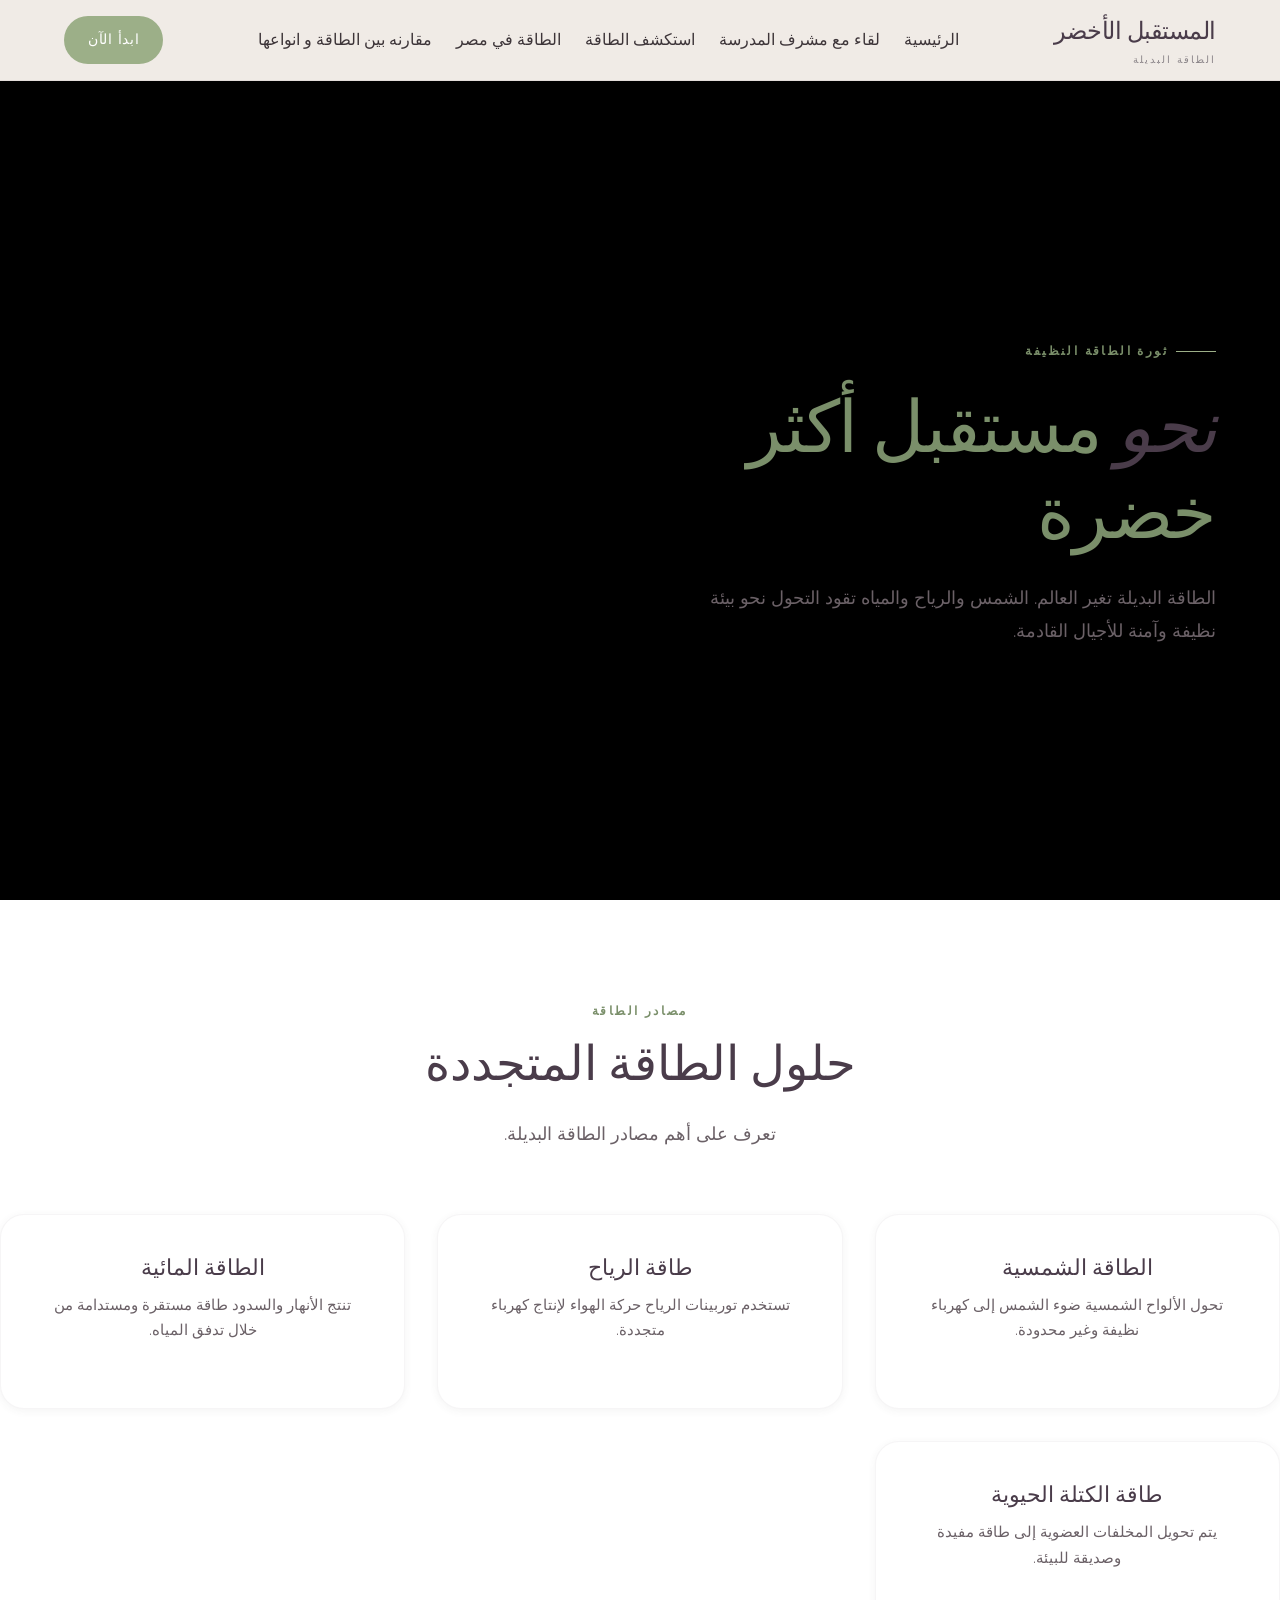
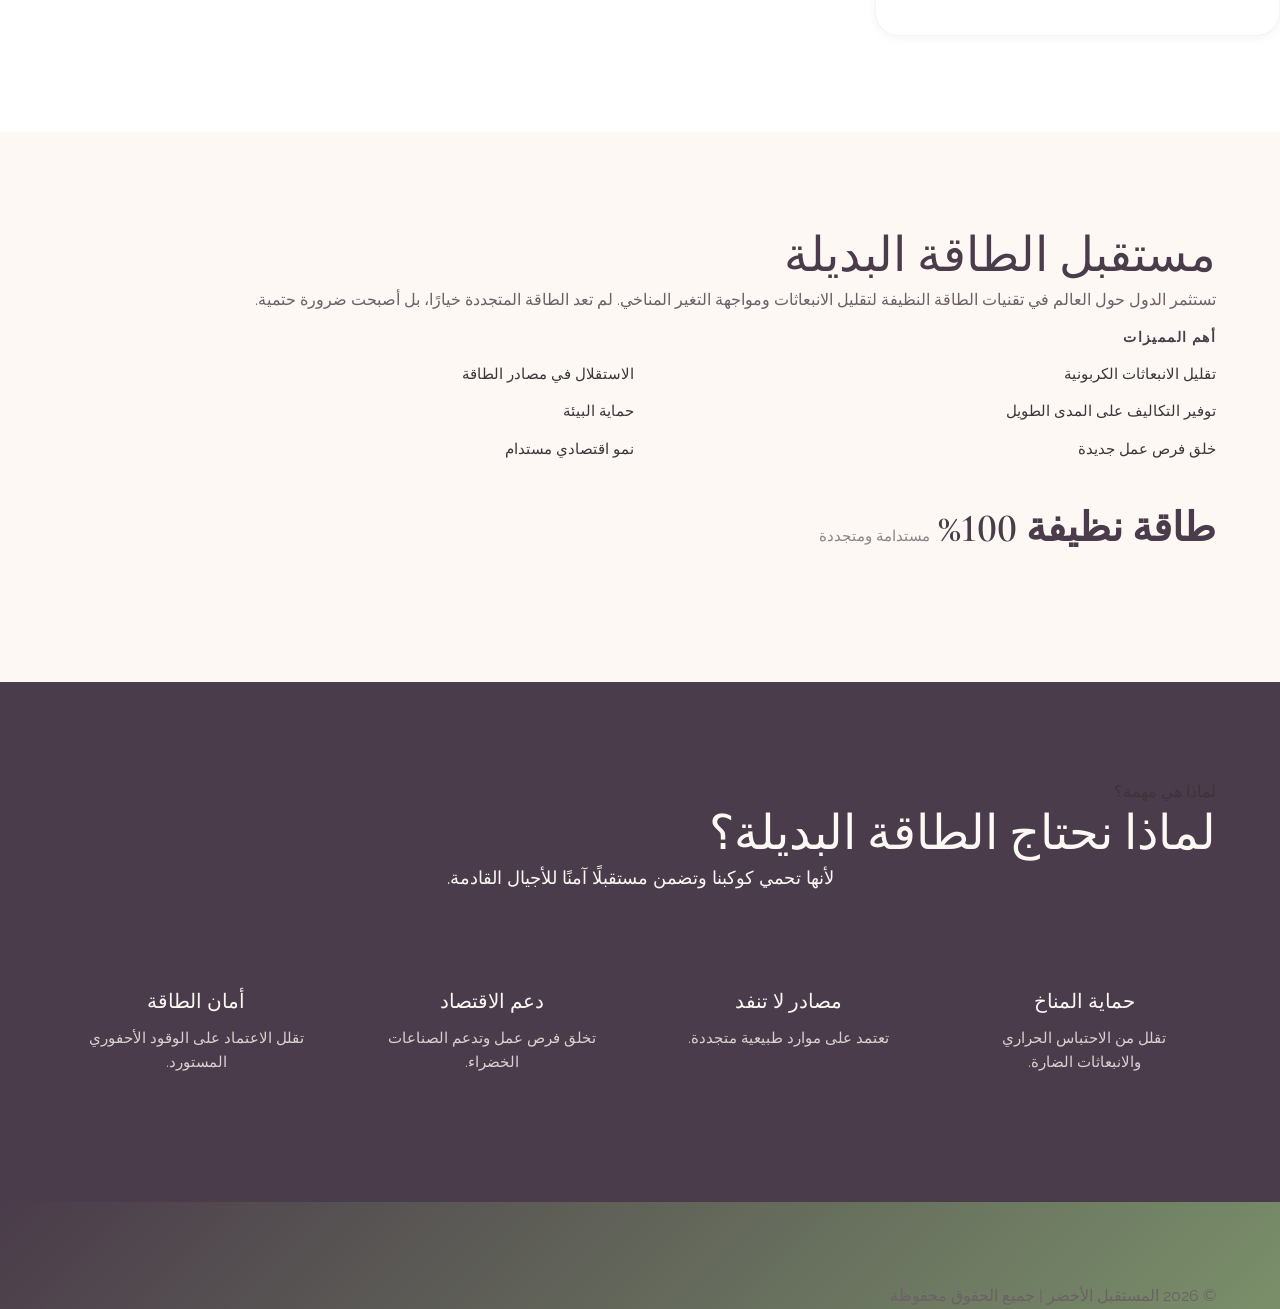
<file: index.html>
<!DOCTYPE html>
<html lang="ar" dir="rtl">
<head>
  <meta charset="UTF-8">
  <meta name="viewport" content="width=device-width, initial-scale=1.0">
  <title>المستقبل الأخضر | الطاقة البديلة</title>
  <meta name="description" content="اكتشف حلول الطاقة البديلة مثل الطاقة الشمسية وطاقة الرياح والطاقة المائية لبناء مستقبل مستدام.">
  <link rel="stylesheet" href="css.css">
</head>

<body>

  <!-- طبقة تأثير النور -->
  <div class="overlay"></div>

  <header class="header">
    <div class="container">
      <div class="header-inner">

        <a href="#" class="logo">
          <div class="logo-text">
            المستقبل الأخضر
            <span>الطاقة البديلة</span>
          </div>
        </a>

        <!-- زرار الموبايل -->
        <div class="nav-toggle">☰</div>

        <nav class="nav">
                  <a href="index.html" class="nav-link">الرئيسية</a>
  <a href="services.html" class="nav-link">لقاء مع مشرف المدرسة </a>
          <a href="about.html" class="nav-link">استكشف الطاقة</a>
          <a href="Egypt.html" class="nav-link">الطاقة في مصر</a>
          <a href="comparison.html" class="nav-link">مقارنه بين الطاقة و انواعها  </a>

        </nav>

        <div class="header-cta">
          <a href="#" class="btn btn-primary">ابدأ الآن</a>
        </div>

      </div>
    </div>
  </header>

  <!-- أول سيكشن ظاهر عادي -->
  <section class="hero">
    <div class="container">
      <div class="hero-inner">
        <div class="hero-content">
          <span class="hero-overline">ثورة الطاقة النظيفة</span>
          <h1>نحو <span>مستقبل أكثر خضرة</span></h1>
          <p class="hero-text">
            الطاقة البديلة تغير العالم. الشمس والرياح والمياه تقود التحول نحو بيئة نظيفة وآمنة للأجيال القادمة.
          </p>
        </div>
      </div>
    </div>
  </section>

  <!-- باقي السيكشنات هيعملوا fade -->
  <section class="section section-white fade-section">
    <div class="container">
      <div class="section-header">
        <span class="overline">مصادر الطاقة</span>
        <h2>حلول الطاقة المتجددة</h2>
        <p>تعرف على أهم مصادر الطاقة البديلة.</p>
      </div>
    </div>
    
      <div class="services-grid">

        <div class="service-card">
          <h3>الطاقة الشمسية</h3>
          <p>تحول الألواح الشمسية ضوء الشمس إلى كهرباء نظيفة وغير محدودة.</p>
        </div>

        <div class="service-card">
          <h3>طاقة الرياح</h3>
          <p>تستخدم توربينات الرياح حركة الهواء لإنتاج كهرباء متجددة.</p>
        </div>

        <div class="service-card">
          <h3>الطاقة المائية</h3>
          <p>تنتج الأنهار والسدود طاقة مستقرة ومستدامة من خلال تدفق المياه.</p>
        </div>

        <div class="service-card">
          <h3>طاقة الكتلة الحيوية</h3>
          <p>يتم تحويل المخلفات العضوية إلى طاقة مفيدة وصديقة للبيئة.</p>
        </div>

      </div>

    </div>
  </section>

  <section class="section section-cream fade-section">
    <div class="container">
      <h2>مستقبل الطاقة البديلة</h2>
     
          <p>
            تستثمر الدول حول العالم في تقنيات الطاقة النظيفة لتقليل الانبعاثات ومواجهة التغير المناخي.
            لم تعد الطاقة المتجددة خيارًا، بل أصبحت ضرورة حتمية.
          </p>

          <div class="featured-includes">
            <h4>أهم المميزات</h4>
            <ul>
              <li>تقليل الانبعاثات الكربونية</li>
              <li>الاستقلال في مصادر الطاقة</li>
              <li>توفير التكاليف على المدى الطويل</li>
              <li>حماية البيئة</li>
              <li>خلق فرص عمل جديدة</li>
              <li>نمو اقتصادي مستدام</li>
            </ul>
          </div>

          <div class="featured-price">
            <span class="amount">طاقة نظيفة 100%</span>
            <span class="duration">مستدامة ومتجددة</span>
          </div>

        </div>
      </div>



    </div>
  </section>

  <section class="section section-plum fade-section">
    <div class="container">
      <span class="overline">لماذا هي مهمة؟</span>
      <h2>لماذا نحتاج الطاقة البديلة؟</h2>
      
      <div class="section-header">
      
        <p>لأنها تحمي كوكبنا وتضمن مستقبلًا آمنًا للأجيال القادمة.</p>
      </div>

      <div class="why-grid">

        <div class="why-item">
          <h4>حماية المناخ</h4>
          <p>تقلل من الاحتباس الحراري والانبعاثات الضارة.</p>
        </div>

        <div class="why-item">
          <h4>مصادر لا تنفد</h4>
          <p>تعتمد على موارد طبيعية متجددة.</p>
        </div>

        <div class="why-item">
          <h4>دعم الاقتصاد</h4>
          <p>تخلق فرص عمل وتدعم الصناعات الخضراء.</p>
        </div>

        <div class="why-item">
          <h4>أمان الطاقة</h4>
          <p>تقلل الاعتماد على الوقود الأحفوري المستورد.</p>
        </div>

      </div>

    </div>
  </section>

 

  <footer class="footer fade-section">
    <div class="container">
      <p>© 2026 المستقبل الأخضر | جميع الحقوق محفوظة</p>
    </div>
  </footer>

  <!-- ================= JS ================= -->
  <script>

    /* فتح وقفل المينيو */
    const navToggle = document.querySelector('.nav-toggle');
    const nav = document.querySelector('.nav');

    if (navToggle && nav) {
      navToggle.addEventListener('click', () => {
        const isOpen = nav.classList.toggle('nav-open');
        navToggle.classList.toggle('active');
        navToggle.setAttribute('aria-expanded', isOpen);
      });
    }

    /* تأثير اللمبة */
    window.addEventListener("scroll", () => {
      const scrollTop = window.scrollY;
      const docHeight = document.body.scrollHeight - window.innerHeight;
      const percent = scrollTop / docHeight;
      document.querySelector(".overlay").style.opacity = 1 - percent;
    });

    /* Fade In عند الاسكرول */
    const fadeElements = document.querySelectorAll(".fade-section");

    const observer = new IntersectionObserver((entries) => {
      entries.forEach(entry => {
        if (entry.isIntersecting) {
          entry.target.classList.add("show");
        }
      });
    }, {
      threshold: 0.2
    });

    fadeElements.forEach(el => {
      observer.observe(el);
    });

  </script>

</body>
</html>
</file>
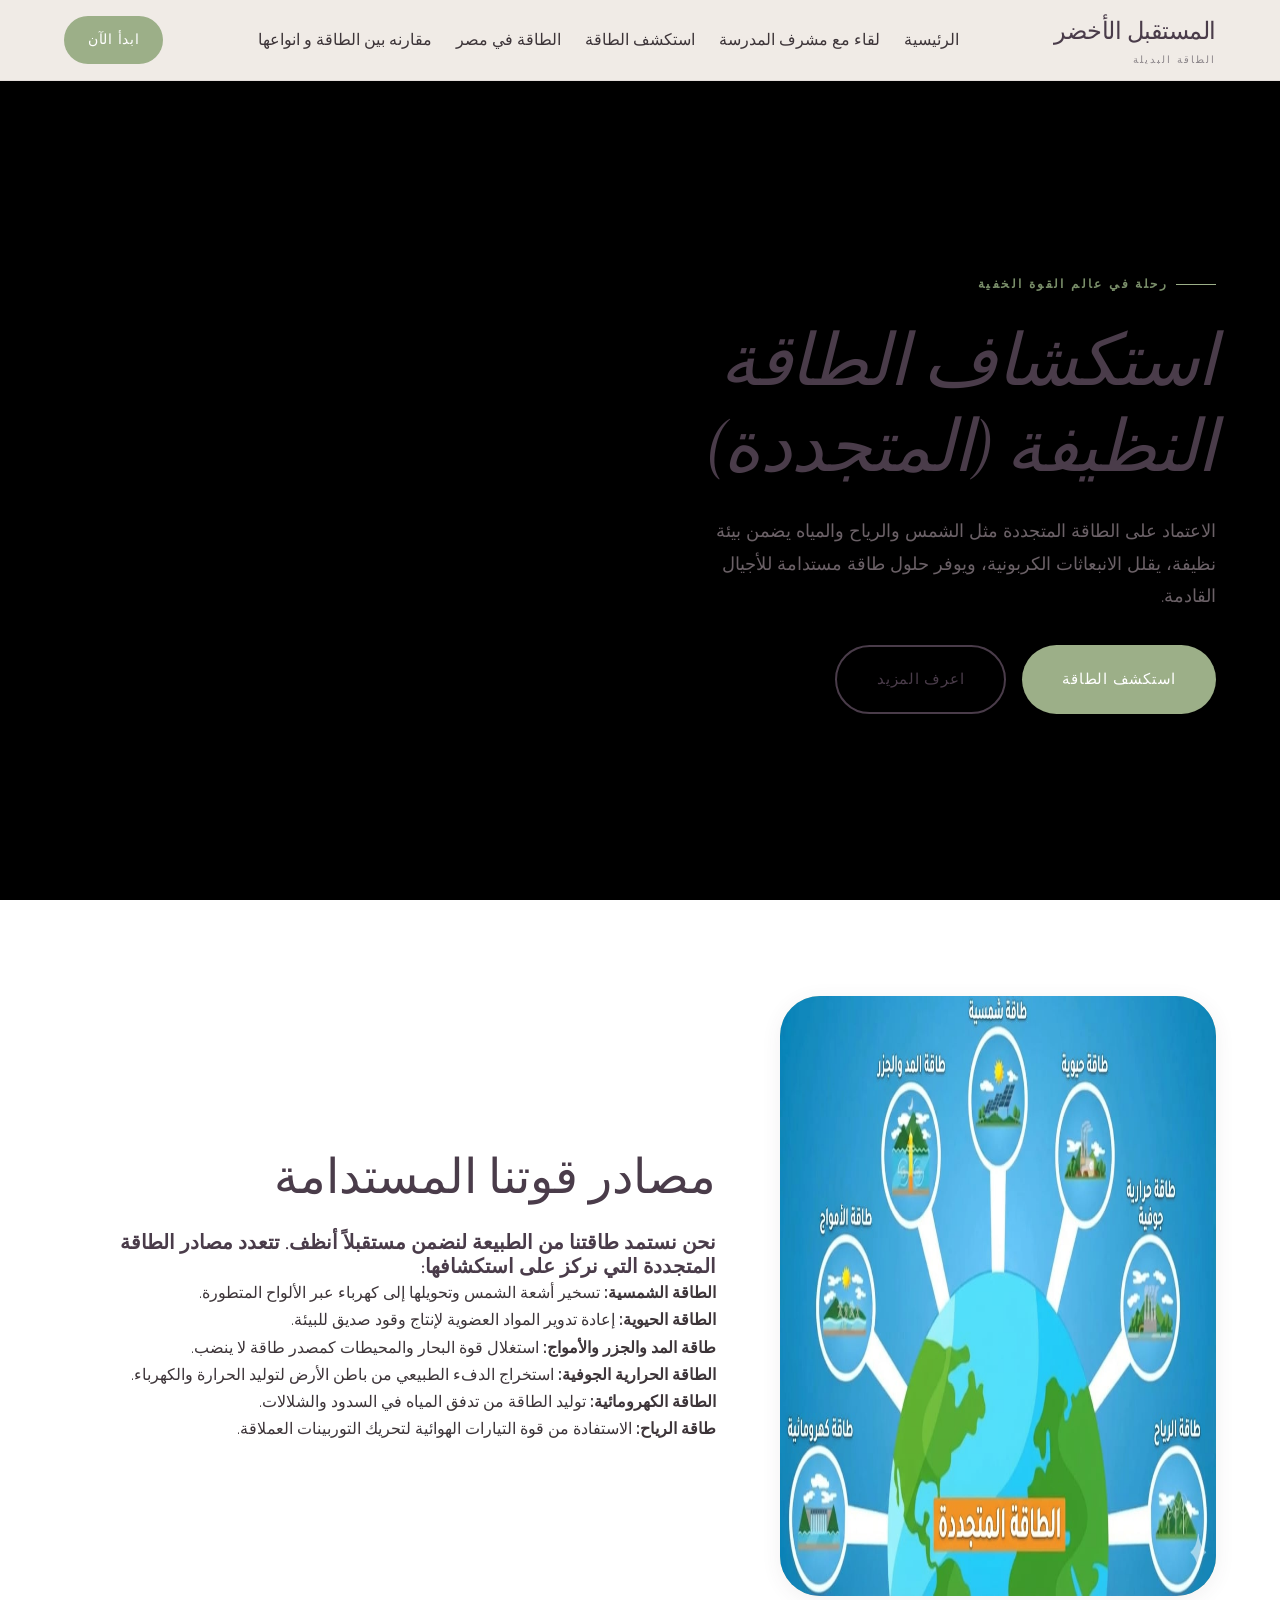
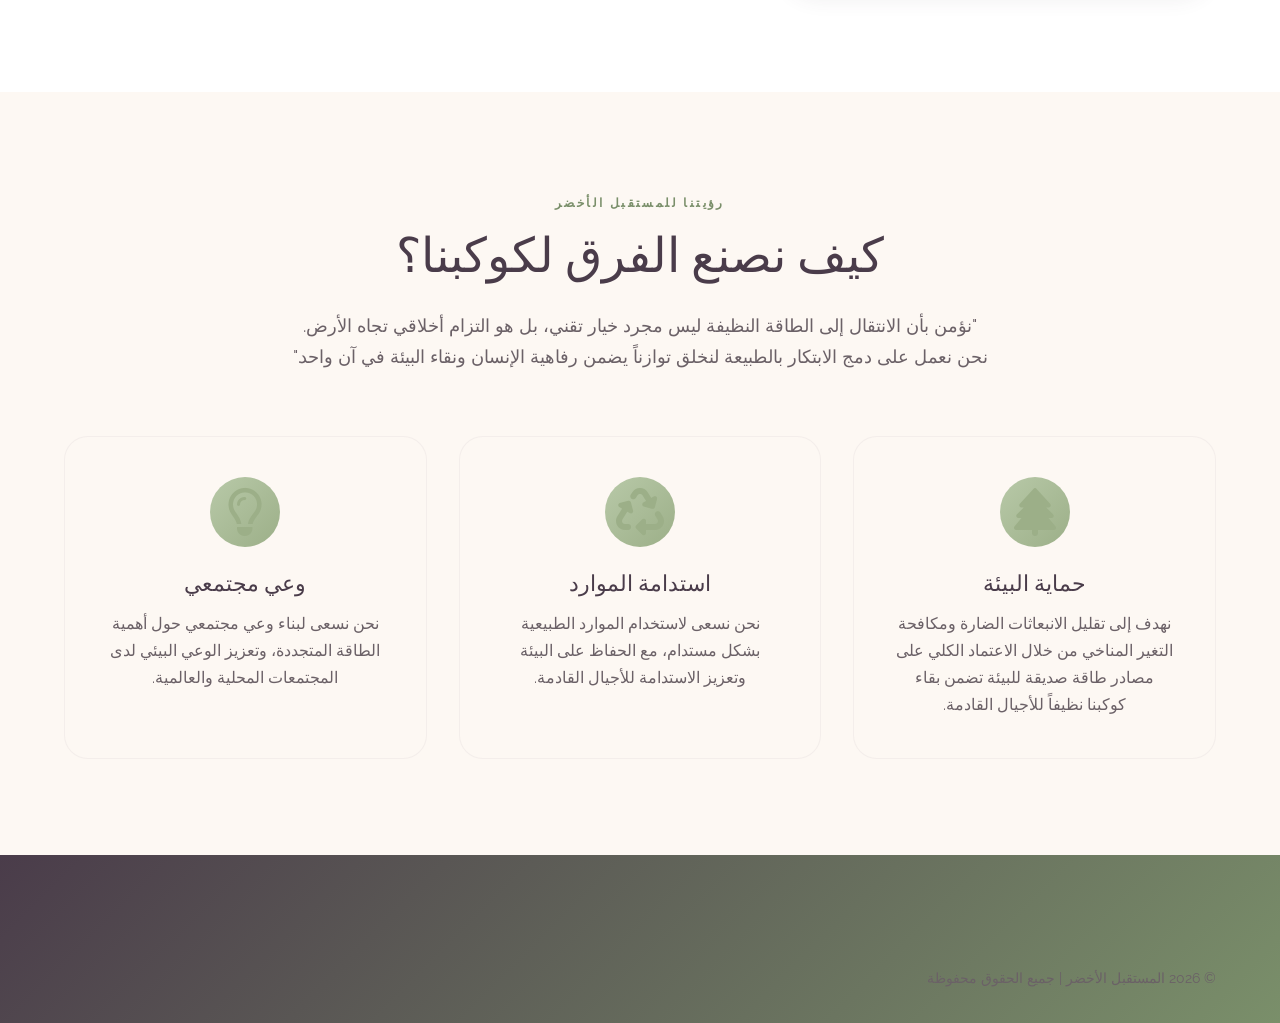
<file: about.html>
<!DOCTYPE html>
<html lang="ar" dir="rtl">
<head>
  <meta charset="UTF-8">
  <meta name="viewport" content="width=device-width, initial-scale=1.0">
  <title>اعرف المزيد | المستقبل الأخضر</title>
  <link rel="stylesheet" href="css.css">
  <link rel="stylesheet" href="https://cdnjs.cloudflare.com/ajax/libs/font-awesome/6.5.1/css/all.min.css">
</head>
<body>
  <div class="overlay"></div>
  <!-- ======= الهيدر ======= -->
  <header class="header">
    <div class="container">
      <div class="header-inner">
        <a href="index.html" class="logo">
          <div class="logo-text">
            المستقبل الأخضر
            <span>الطاقة البديلة</span>
          </div>
        </a>
  <div class="nav-toggle">☰</div>
        <nav class="nav">
          <a href="index.html" class="nav-link">الرئيسية</a>
  <a href="services.html" class="nav-link">لقاء مع مشرف المدرسة </a>
          <a href="about.html" class="nav-link">استكشف الطاقة</a>
          <a href="Egypt.html" class="nav-link">الطاقة في مصر</a>
          <a href="comparison.html" class="nav-link">مقارنه بين الطاقة و انواعها  </a>
        </nav>

        <div class="header-cta">
          <a href="#" class="btn btn-primary">ابدأ الآن</a>
        </div>
      </div>
    </div>
  </header>

  <!-- ======= الـHero مع خلفية وoverlay ======= -->
  <section class="hero">
 
    <div class="container">
      <div class="hero-inner">
        <div class="hero-content">
          <span class="hero-overline">رحلة في عالم القوة الخفية</span>
          <h1>استكشاف الطاقة النظيفة (المتجددة)</h1>
          <p class="hero-text">
            الاعتماد على الطاقة المتجددة مثل الشمس والرياح والمياه يضمن بيئة نظيفة، يقلل الانبعاثات الكربونية، ويوفر حلول طاقة مستدامة للأجيال القادمة.
          </p>
          <div class="hero-buttons">
            <a href="about.html" class="btn btn-primary btn-lg">استكشف الطاقة</a>
            <a href="services.html" class="btn btn-outline btn-lg">اعرف المزيد</a>
          </div>
        </div>
      </div>
    </div>
  </section>

  <!-- ======= قسم مصادر الطاقة ======= -->
  <section class="section section-white fade-section">
    <div class="container">
      <div class="story-section">
        <div class="story-image">
          <img src="image.png" alt="مصادر الطاقة" height="400px" width="400px">
        </div>
        <div class="story-content">
          <h2>مصادر قوتنا المستدامة</h2>
          <h4>نحن نستمد طاقتنا من الطبيعة لنضمن مستقبلاً أنظف. تتعدد مصادر الطاقة المتجددة التي نركز على استكشافها:</h4>
          <ul>
            <li><b>الطاقة الشمسية:</b> تسخير أشعة الشمس وتحويلها إلى كهرباء عبر الألواح المتطورة.</li>
            <li><b>الطاقة الحيوية:</b> إعادة تدوير المواد العضوية لإنتاج وقود صديق للبيئة.</li>
            <li><b>طاقة المد والجزر والأمواج:</b> استغلال قوة البحار والمحيطات كمصدر طاقة لا ينضب.</li>
            <li><b>الطاقة الحرارية الجوفية:</b> استخراج الدفء الطبيعي من باطن الأرض لتوليد الحرارة والكهرباء.</li>
            <li><b>الطاقة الكهرومائية:</b> توليد الطاقة من تدفق المياه في السدود والشلالات.</li>
            <li><b>طاقة الرياح:</b> الاستفادة من قوة التيارات الهوائية لتحريك التوربينات العملاقة.</li>
          </ul>
        </div>
      </div>
    </div>
  </section>

  <!-- ======= قسم فلسفتنا ======= -->
  <section class="section section-cream">
    <div class="container">
      <div class="section-header">
        <span class="overline">رؤيتنا للمستقبل الأخضر</span>
        <h2>كيف نصنع الفرق لكوكبنا؟</h2>
        <p>
          "نؤمن بأن الانتقال إلى الطاقة النظيفة ليس مجرد خيار تقني، بل هو التزام أخلاقي تجاه الأرض. نحن نعمل على دمج الابتكار بالطبيعة لنخلق توازناً يضمن رفاهية الإنسان ونقاء البيئة في آن واحد."
        </p>
      </div>
      <div class="philosophy-grid">
        <div class="philosophy-card">
          <div class="philosophy-icon">
            <i class="fa-solid fa-tree"></i>
          </div>
          <h3>حماية البيئة</h3>
          <p>نهدف إلى تقليل الانبعاثات الضارة ومكافحة التغير المناخي من خلال الاعتماد الكلي على مصادر طاقة صديقة للبيئة تضمن بقاء كوكبنا نظيفاً للأجيال القادمة.</p>
        </div>
        <div class="philosophy-card">
          <div class="philosophy-icon">
            <i class="fa-solid fa-recycle"></i>
          </div>
          <h3>استدامة الموارد</h3>
          <p>نحن نسعى لاستخدام الموارد الطبيعية بشكل مستدام، مع الحفاظ على البيئة وتعزيز الاستدامة للأجيال القادمة.</p>
        </div>
        <div class="philosophy-card">
          <div class="philosophy-icon">
            <i class="fa-regular fa-lightbulb"></i>
          </div>
          <h3>وعي مجتمعي</h3>
          <p>نحن نسعى لبناء وعي مجتمعي حول أهمية الطاقة المتجددة، وتعزيز الوعي البيئي لدى المجتمعات المحلية والعالمية.</p>
        </div>
      </div>
    </div>
  </section>

  <!-- ======= الفوتر ======= -->
  <footer class="footer">
    <div class="container">
      <div class="footer-bottom">
        <p>© 2026 المستقبل الأخضر | جميع الحقوق محفوظة</p>
      </div>
    </div>
  </footer>

  <script>
    // المنيو toggle
    const navToggle = document.querySelector('.nav-toggle');
    const nav = document.querySelector('.nav');
    if (navToggle && nav) {
      navToggle.addEventListener('click', () => {
        const isOpen = nav.classList.toggle('nav-open');
        navToggle.classList.toggle('active');
        navToggle.setAttribute('aria-expanded', isOpen);
      });
    }
    /* تأثير اللمبة */
    window.addEventListener("scroll", () => {
      const scrollTop = window.scrollY;
      const docHeight = document.body.scrollHeight - window.innerHeight;
      const percent = scrollTop / docHeight;
      document.querySelector(".overlay").style.opacity = 1 - percent;
    });

    /* Fade In عند الاسكرول */
    const fadeElements = document.querySelectorAll(".fade-section");

    const observer = new IntersectionObserver((entries) => {
      entries.forEach(entry => {
        if (entry.isIntersecting) {
          entry.target.classList.add("show");
        }
      });
    }, {
      threshold: 0.2
    });

    fadeElements.forEach(el => {
      observer.observe(el);
    });

  </script>
</body>
</html>
</file>
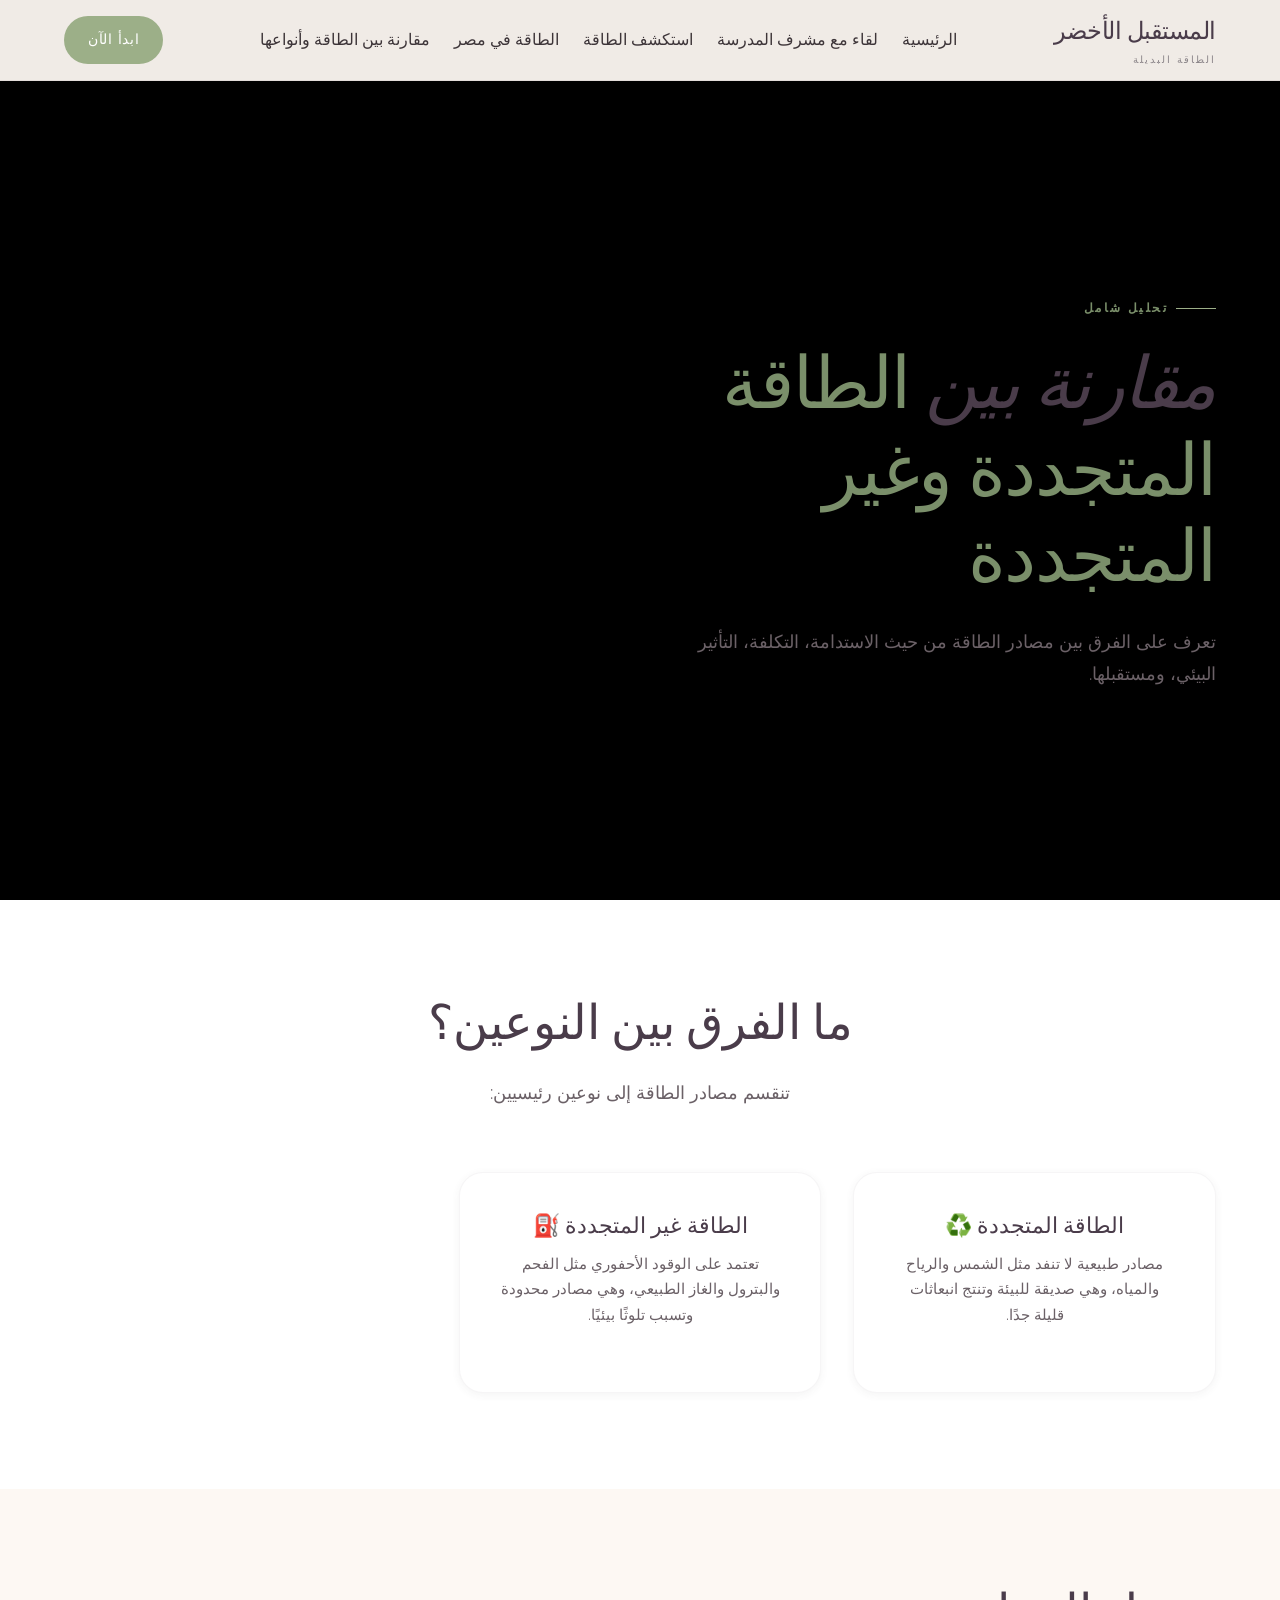
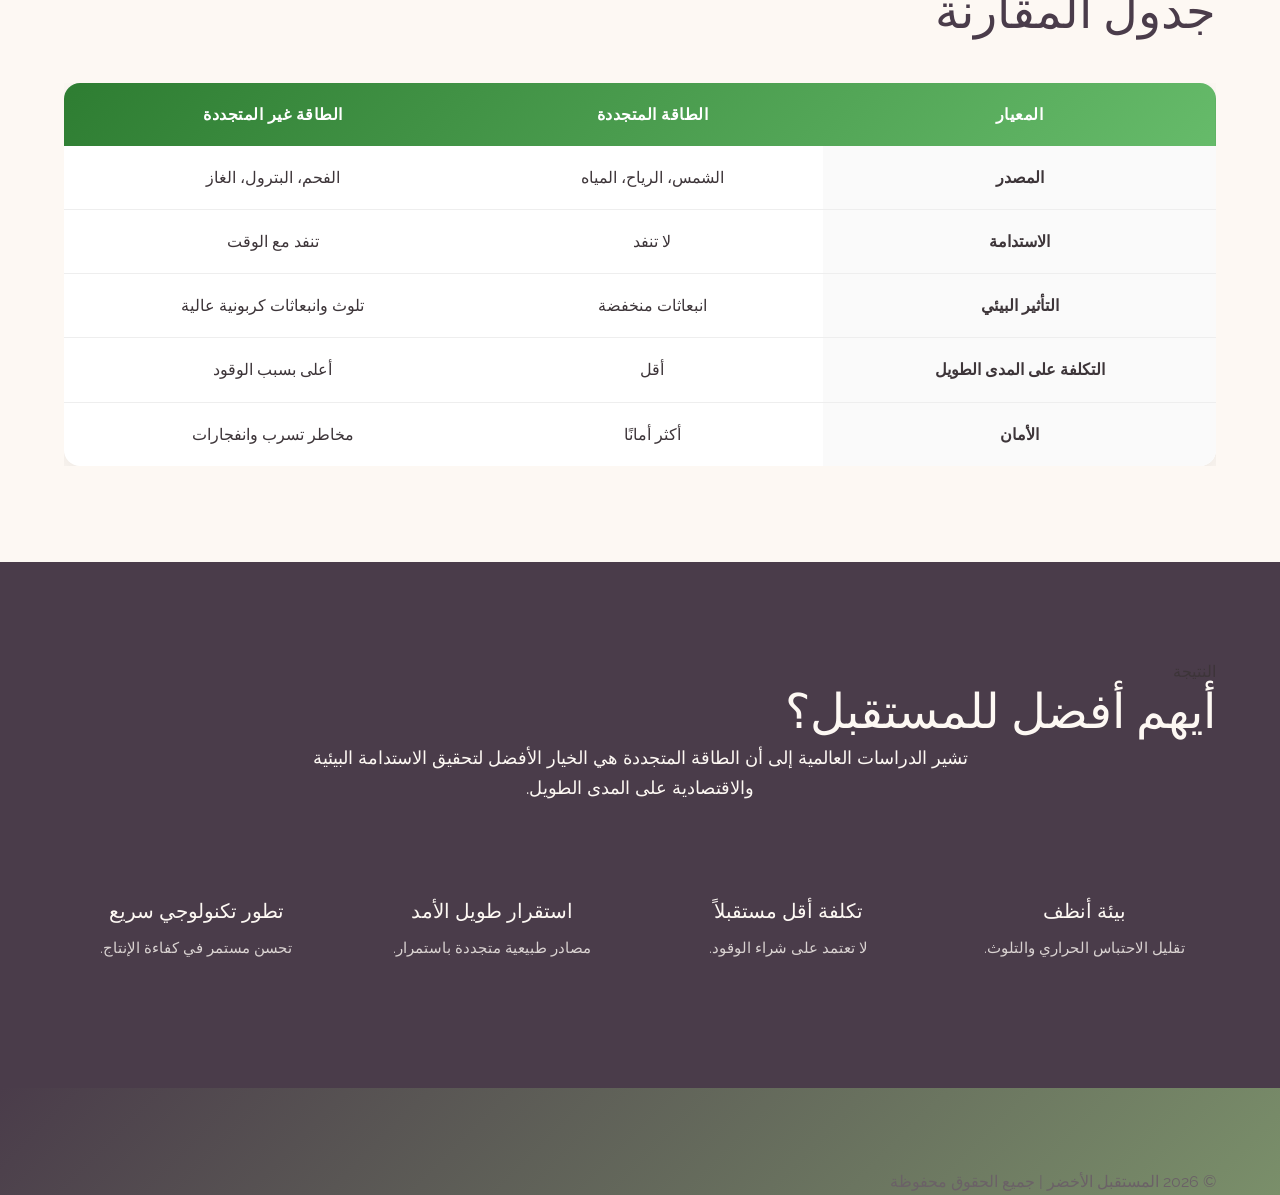
<file: comparison.html>
<!DOCTYPE html>
<html lang="ar" dir="rtl">
<head>
  <meta charset="UTF-8">
  <meta name="viewport" content="width=device-width, initial-scale=1.0">
  <title>مقارنة بين أنواع الطاقة | المستقبل الأخضر</title>
  <meta name="description" content="مقارنة شاملة بين الطاقة المتجددة وغير المتجددة من حيث التكلفة والتأثير البيئي والاستدامة.">
  <link rel="stylesheet" href="css.css">
</head>

<body>

  <div class="overlay"></div>

  <header class="header">
    <div class="container">
      <div class="header-inner">

        <a href="index.html" class="logo">
          <div class="logo-text">
            المستقبل الأخضر
            <span>الطاقة البديلة</span>
          </div>
        </a>

        <div class="nav-toggle">☰</div>

        <nav class="nav">
          <a href="index.html" class="nav-link">الرئيسية</a>
          <a href="services.html" class="nav-link">لقاء مع مشرف المدرسة</a>
          <a href="about.html" class="nav-link">استكشف الطاقة</a>
          <a href="Egypt.html" class="nav-link">الطاقة في مصر</a>
          <a href="comparison.html" class="nav-link">مقارنة بين الطاقة وأنواعها</a>
        </nav>

        <div class="header-cta">
          <a href="#" class="btn btn-primary">ابدأ الآن</a>
        </div>
      </div>
    </div>
  </header>

  <!-- Hero -->
  <section class="hero">
    <div class="container">
      <div class="hero-inner">
        <div class="hero-content">
          <span class="hero-overline">تحليل شامل</span>
          <h1>مقارنة بين <span>الطاقة المتجددة وغير المتجددة</span></h1>
          <p class="hero-text">
            تعرف على الفرق بين مصادر الطاقة من حيث الاستدامة، التكلفة، التأثير البيئي، ومستقبلها.
          </p>
        </div>
      </div>
    </div>
  </section>

  <!-- تعريف سريع -->
  <section class="section section-white fade-section">
    <div class="container">
      <div class="section-header">
        <h2>ما الفرق بين النوعين؟</h2>
        <p>تنقسم مصادر الطاقة إلى نوعين رئيسيين:</p>
      </div>

      <div class="services-grid">

        <div class="service-card">
          <h3>الطاقة المتجددة ♻️</h3>
          <p>
            مصادر طبيعية لا تنفد مثل الشمس والرياح والمياه،
            وهي صديقة للبيئة وتنتج انبعاثات قليلة جدًا.
          </p>
        </div>

        <div class="service-card">
          <h3>الطاقة غير المتجددة ⛽</h3>
          <p>
            تعتمد على الوقود الأحفوري مثل الفحم والبترول والغاز الطبيعي،
            وهي مصادر محدودة وتسبب تلوثًا بيئيًا.
          </p>
        </div>

      </div>
    </div>
  </section>

  <!-- جدول المقارنة -->
  <section class="section section-cream fade-section">
    <div class="container">
      <h2>جدول المقارنة</h2>

      <div class="comparison-table">

<table class="energy-table">

          <thead>
            <tr>
              <th>المعيار</th>
              <th>الطاقة المتجددة</th>
              <th>الطاقة غير المتجددة</th>
            </tr>
          </thead>
          <tbody>
            <tr>
              <td>المصدر</td>
              <td>الشمس، الرياح، المياه</td>
              <td>الفحم، البترول، الغاز</td>
            </tr>
            <tr>
              <td>الاستدامة</td>
              <td>لا تنفد</td>
              <td>تنفد مع الوقت</td>
            </tr>
            <tr>
              <td>التأثير البيئي</td>
              <td>انبعاثات منخفضة</td>
              <td>تلوث وانبعاثات كربونية عالية</td>
            </tr>
            <tr>
              <td>التكلفة على المدى الطويل</td>
              <td>أقل</td>
              <td>أعلى بسبب الوقود</td>
            </tr>
            <tr>
              <td>الأمان</td>
              <td>أكثر أمانًا</td>
              <td>مخاطر تسرب وانفجارات</td>
            </tr>
          </tbody>
        </table>

      </div>
    </div>
  </section>

  <!-- تحليل نهائي -->
  <section class="section section-plum fade-section">
    <div class="container">
      <span class="overline">النتيجة</span>
      <h2>أيهم أفضل للمستقبل؟</h2>

      <div class="section-header">
        <p>
          تشير الدراسات العالمية إلى أن الطاقة المتجددة هي الخيار الأفضل
          لتحقيق الاستدامة البيئية والاقتصادية على المدى الطويل.
        </p>
      </div>

      <div class="why-grid">

        <div class="why-item">
          <h4>بيئة أنظف</h4>
          <p>تقليل الاحتباس الحراري والتلوث.</p>
        </div>

        <div class="why-item">
          <h4>تكلفة أقل مستقبلاً</h4>
          <p>لا تعتمد على شراء الوقود.</p>
        </div>

        <div class="why-item">
          <h4>استقرار طويل الأمد</h4>
          <p>مصادر طبيعية متجددة باستمرار.</p>
        </div>

        <div class="why-item">
          <h4>تطور تكنولوجي سريع</h4>
          <p>تحسن مستمر في كفاءة الإنتاج.</p>
        </div>

      </div>
    </div>
  </section>

  <footer class="footer fade-section">
    <div class="container">
      <p>© 2026 المستقبل الأخضر | جميع الحقوق محفوظة</p>
    </div>
  </footer>
<script>
        /* فتح وقفل المينيو */
    const navToggle = document.querySelector('.nav-toggle');
    const nav = document.querySelector('.nav');

    if (navToggle && nav) {
      navToggle.addEventListener('click', () => {
        const isOpen = nav.classList.toggle('nav-open');
        navToggle.classList.toggle('active');
        navToggle.setAttribute('aria-expanded', isOpen);
      });
    }

    /* تأثير اللمبة */
    window.addEventListener("scroll", () => {
      const scrollTop = window.scrollY;
      const docHeight = document.body.scrollHeight - window.innerHeight;
      const percent = scrollTop / docHeight;
      document.querySelector(".overlay").style.opacity = 1 - percent;
    });

    /* Fade In عند الاسكرول */
    const fadeElements = document.querySelectorAll(".fade-section");

    const observer = new IntersectionObserver((entries) => {
      entries.forEach(entry => {
        if (entry.isIntersecting) {
          entry.target.classList.add("show");
        }
      });
    }, {
      threshold: 0.2
    });

    fadeElements.forEach(el => {
      observer.observe(el);
    });

</script>
</body>
</html>
</file>
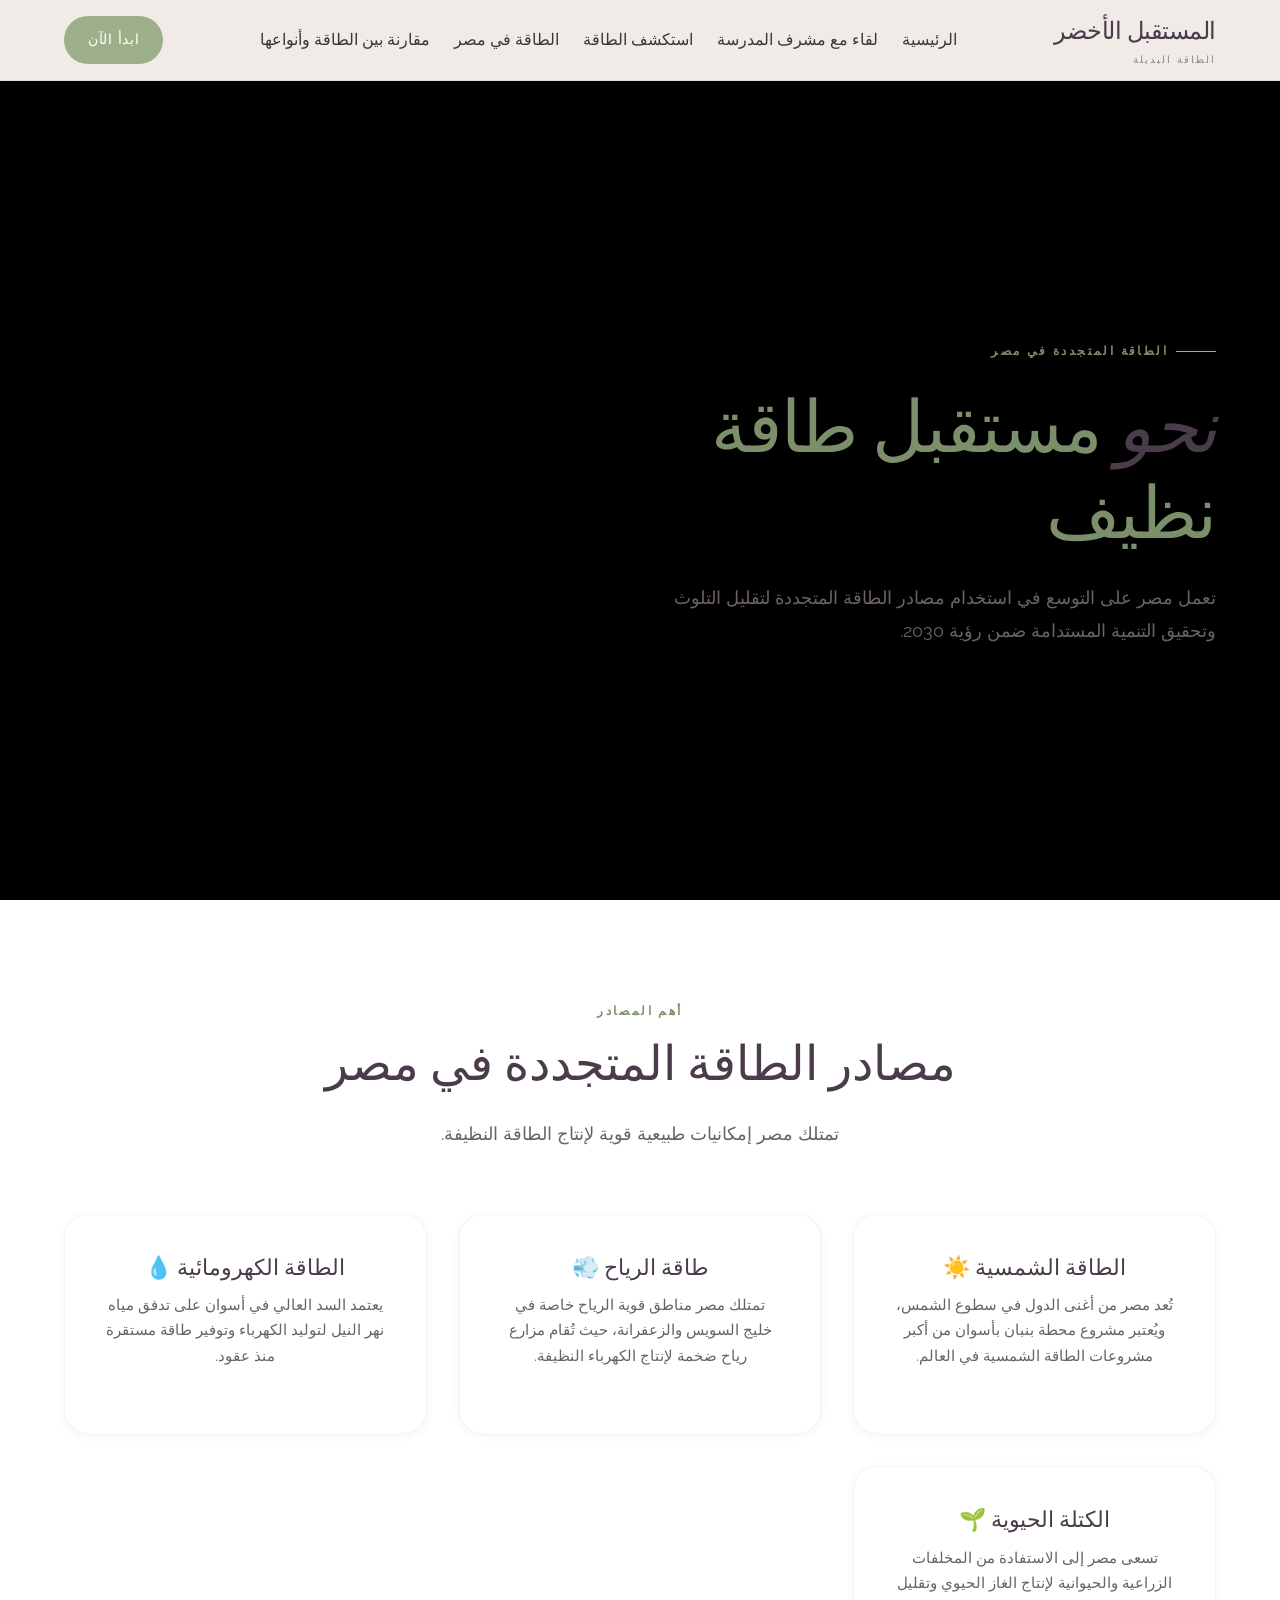
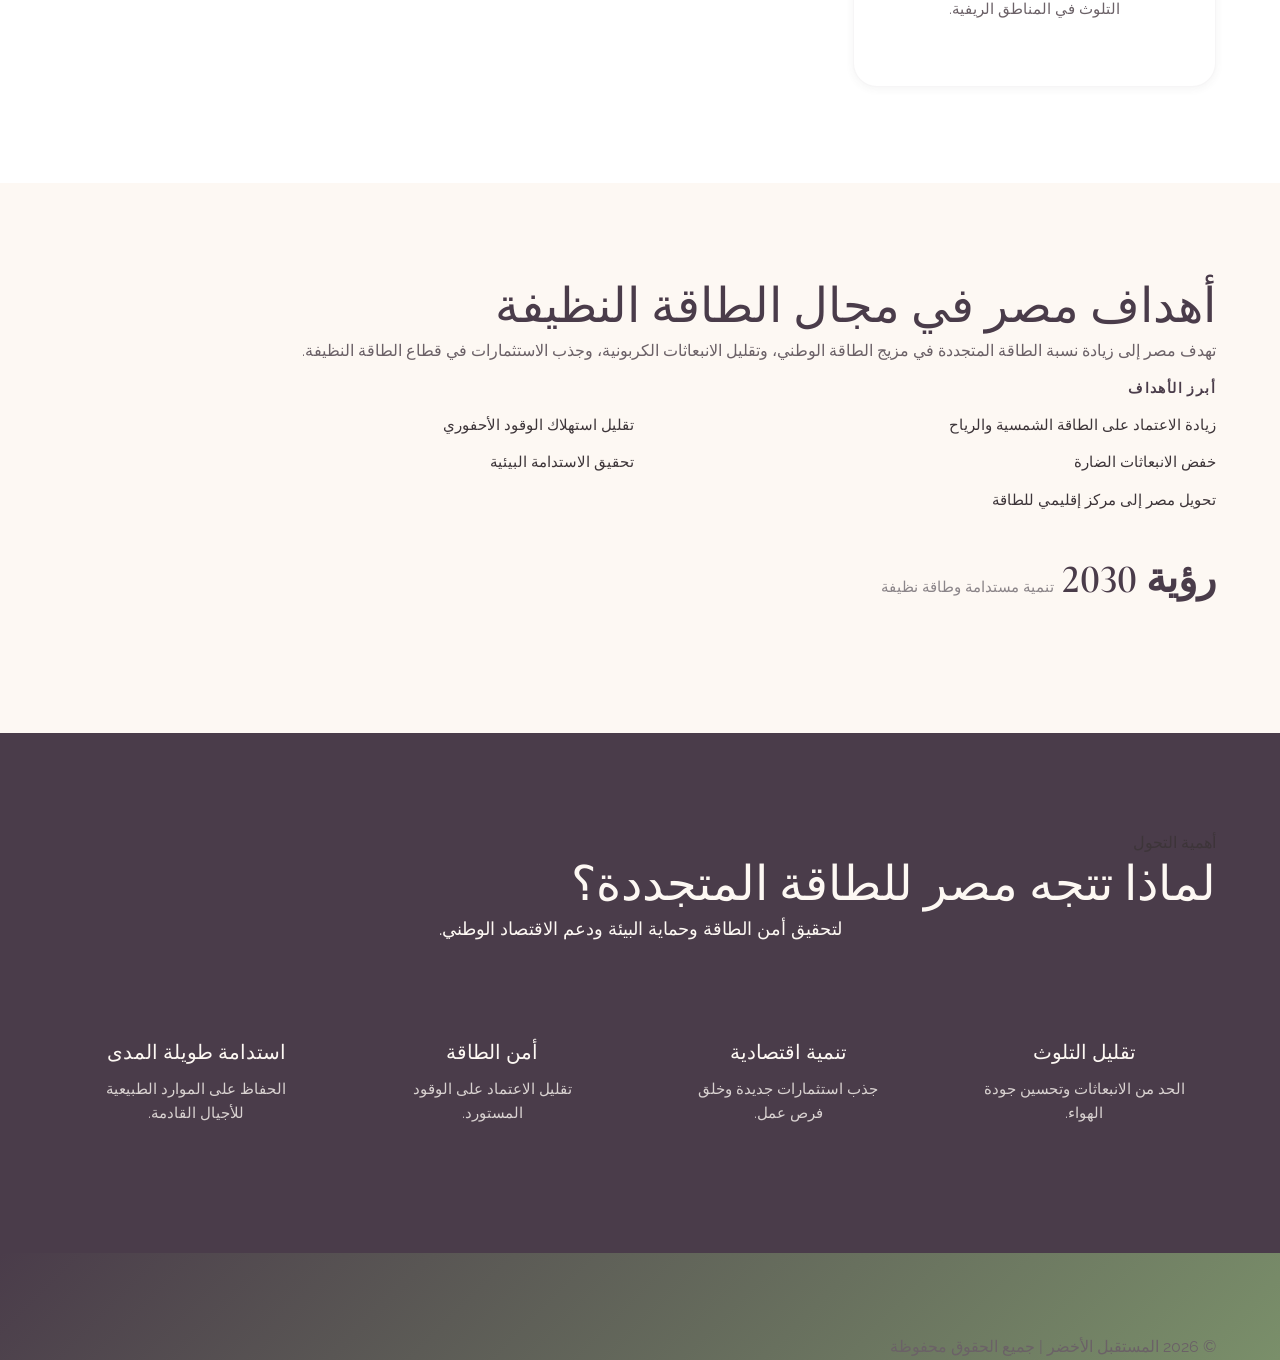
<file: Egypt.html>
<!DOCTYPE html>
<html lang="ar" dir="rtl">
<head>
  <meta charset="UTF-8">
  <meta name="viewport" content="width=device-width, initial-scale=1.0">
  <title>الطاقة في مصر | المستقبل الأخضر</title>
  <meta name="description" content="تعرف على مصادر الطاقة المتجددة في مصر مثل الطاقة الشمسية وطاقة الرياح والطاقة الكهرومائية.">
  <link rel="stylesheet" href="css.css">
</head>

<body>

  <div class="overlay"></div>

  <header class="header">
    <div class="container">
      <div class="header-inner">

        <a href="index.html" class="logo">
          <div class="logo-text">
            المستقبل الأخضر
            <span>الطاقة البديلة</span>
          </div>
        </a>

        <div class="nav-toggle">☰</div>

        <nav class="nav">
          <a href="index.html" class="nav-link">الرئيسية</a>
          <a href="services.html" class="nav-link">لقاء مع مشرف المدرسة</a>
          <a href="about.html" class="nav-link">استكشف الطاقة</a>
          <a href="Egypt.html" class="nav-link">الطاقة في مصر</a>
          <a href="comparison.html" class="nav-link">مقارنة بين الطاقة وأنواعها</a>
        </nav>

        <div class="header-cta">
          <a href="#" class="btn btn-primary">ابدأ الآن</a>
        </div>
      </div>
    </div>
  </header>

  <!-- Hero Section -->
  <section class="hero">
    <div class="container">
      <div class="hero-inner">
        <div class="hero-content">
          <span class="hero-overline">الطاقة المتجددة في مصر</span>
          <h1>نحو <span>مستقبل طاقة نظيف</span></h1>
          <p class="hero-text">
            تعمل مصر على التوسع في استخدام مصادر الطاقة المتجددة لتقليل التلوث وتحقيق التنمية المستدامة ضمن رؤية 2030.
          </p>
        </div>
      </div>
    </div>
  </section>

  <!-- مصادر الطاقة -->
  <section class="section section-white fade-section">
    <div class="container">
      <div class="section-header">
        <span class="overline">أهم المصادر</span>
        <h2>مصادر الطاقة المتجددة في مصر</h2>
        <p>تمتلك مصر إمكانيات طبيعية قوية لإنتاج الطاقة النظيفة.</p>
      </div>

      <div class="services-grid">

        <div class="service-card">
          <h3>الطاقة الشمسية ☀️</h3>
          <p>
            تُعد مصر من أغنى الدول في سطوع الشمس، ويُعتبر مشروع محطة بنبان بأسوان
            من أكبر مشروعات الطاقة الشمسية في العالم.
          </p>
        </div>

        <div class="service-card">
          <h3>طاقة الرياح 💨</h3>
          <p>
            تمتلك مصر مناطق قوية الرياح خاصة في خليج السويس والزعفرانة،
            حيث تُقام مزارع رياح ضخمة لإنتاج الكهرباء النظيفة.
          </p>
        </div>

        <div class="service-card">
          <h3>الطاقة الكهرومائية 💧</h3>
          <p>
            يعتمد السد العالي في أسوان على تدفق مياه نهر النيل
            لتوليد الكهرباء وتوفير طاقة مستقرة منذ عقود.
          </p>
        </div>

        <div class="service-card">
          <h3>الكتلة الحيوية 🌱</h3>
          <p>
            تسعى مصر إلى الاستفادة من المخلفات الزراعية والحيوانية
            لإنتاج الغاز الحيوي وتقليل التلوث في المناطق الريفية.
          </p>
        </div>

      </div>
    </div>
  </section>

  <!-- أهداف مصر -->
  <section class="section section-cream fade-section">
    <div class="container">
      <h2>أهداف مصر في مجال الطاقة النظيفة</h2>

      <p>
        تهدف مصر إلى زيادة نسبة الطاقة المتجددة في مزيج الطاقة الوطني،
        وتقليل الانبعاثات الكربونية، وجذب الاستثمارات في قطاع الطاقة النظيفة.
      </p>

      <div class="featured-includes">
        <h4>أبرز الأهداف</h4>
        <ul>
          <li>زيادة الاعتماد على الطاقة الشمسية والرياح</li>
          <li>تقليل استهلاك الوقود الأحفوري</li>
          <li>خفض الانبعاثات الضارة</li>
          <li>تحقيق الاستدامة البيئية</li>
          <li>تحويل مصر إلى مركز إقليمي للطاقة</li>
        </ul>
      </div>

      <div class="featured-price">
        <span class="amount">رؤية 2030</span>
        <span class="duration">تنمية مستدامة وطاقة نظيفة</span>
      </div>

    </div>
  </section>

  <!-- لماذا الطاقة المتجددة مهمة لمصر -->
  <section class="section section-plum fade-section">
    <div class="container">
      <span class="overline">أهمية التحول</span>
      <h2>لماذا تتجه مصر للطاقة المتجددة؟</h2>

      <div class="section-header">
        <p>لتحقيق أمن الطاقة وحماية البيئة ودعم الاقتصاد الوطني.</p>
      </div>

      <div class="why-grid">

        <div class="why-item">
          <h4>تقليل التلوث</h4>
          <p>الحد من الانبعاثات وتحسين جودة الهواء.</p>
        </div>

        <div class="why-item">
          <h4>تنمية اقتصادية</h4>
          <p>جذب استثمارات جديدة وخلق فرص عمل.</p>
        </div>

        <div class="why-item">
          <h4>أمن الطاقة</h4>
          <p>تقليل الاعتماد على الوقود المستورد.</p>
        </div>

        <div class="why-item">
          <h4>استدامة طويلة المدى</h4>
          <p>الحفاظ على الموارد الطبيعية للأجيال القادمة.</p>
        </div>

      </div>
    </div>
  </section>

  <footer class="footer fade-section">
    <div class="container">
      <p>© 2026 المستقبل الأخضر | جميع الحقوق محفوظة</p>
    </div>
  </footer>
<script>
    

    /* فتح وقفل المينيو */
    const navToggle = document.querySelector('.nav-toggle');
    const nav = document.querySelector('.nav');

    if (navToggle && nav) {
      navToggle.addEventListener('click', () => {
        const isOpen = nav.classList.toggle('nav-open');
        navToggle.classList.toggle('active');
        navToggle.setAttribute('aria-expanded', isOpen);
      });
    }

    /* تأثير اللمبة */
    window.addEventListener("scroll", () => {
      const scrollTop = window.scrollY;
      const docHeight = document.body.scrollHeight - window.innerHeight;
      const percent = scrollTop / docHeight;
      document.querySelector(".overlay").style.opacity = 1 - percent;
    });

    /* Fade In عند الاسكرول */
    const fadeElements = document.querySelectorAll(".fade-section");

    const observer = new IntersectionObserver((entries) => {
      entries.forEach(entry => {
        if (entry.isIntersecting) {
          entry.target.classList.add("show");
        }
      });
    }, {
      threshold: 0.2
    });

    fadeElements.forEach(el => {
      observer.observe(el);
    });

</script>
</body>
</html>
</file>
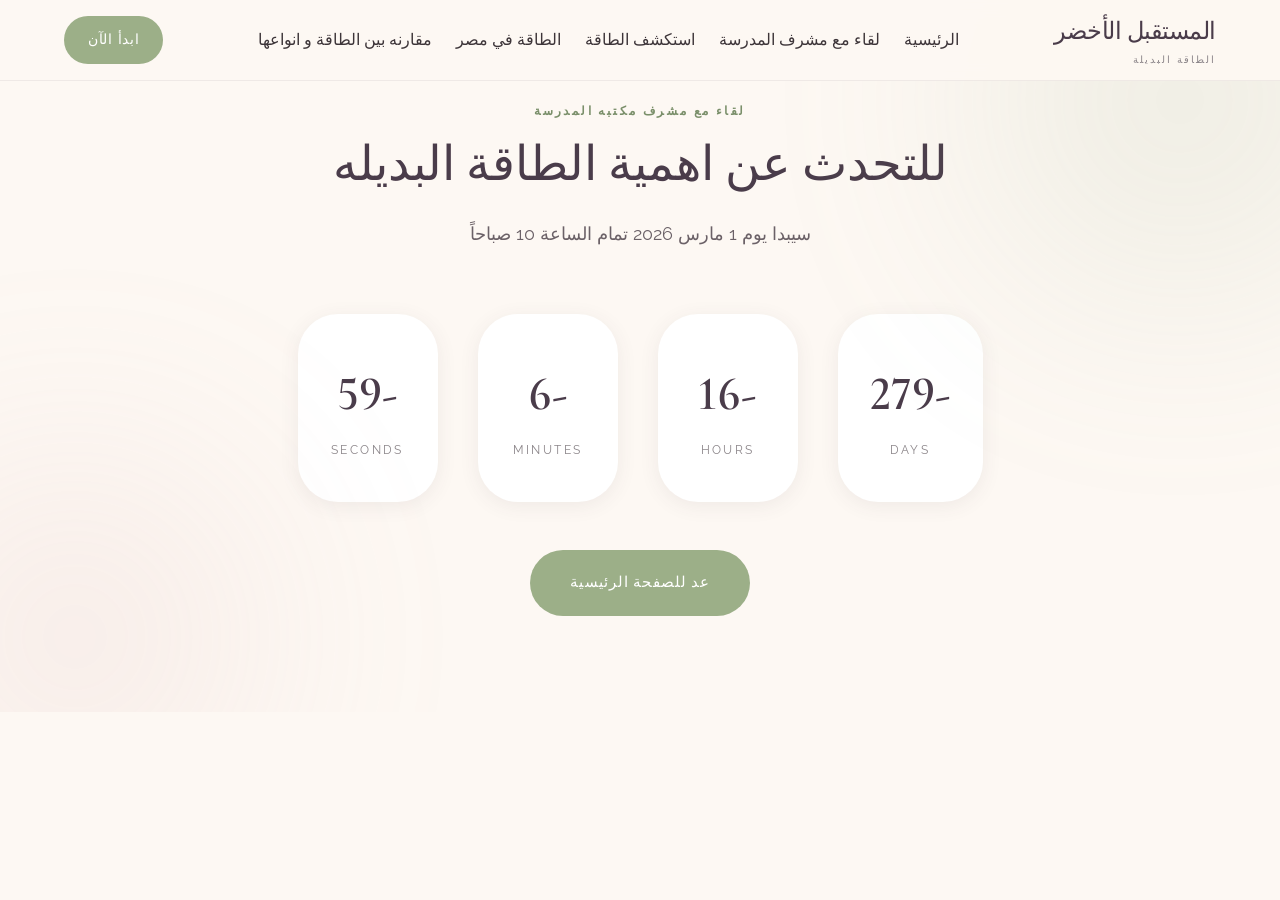
<file: services.html>
<!DOCTYPE html>
<html lang="ar" dir="rtl">
<head>
<meta charset="UTF-8">
<meta name="viewport" content="width=device-width, initial-scale=1.0">
<title>Animated Countdown</title>
<link rel="stylesheet" href="css.css">

</head>

 
  <!-- ======= الهيدر ======= -->
  <header class="header">
    <div class="container">
      <div class="header-inner">
        <a href="index.html" class="logo">
          <div class="logo-text">
            المستقبل الأخضر
            <span>الطاقة البديلة</span>
          </div>
        </a>
  <div class="nav-toggle">☰</div>
        <nav class="nav">
          <a href="index.html" class="nav-link">الرئيسية</a>
  <a href="services.html" class="nav-link">لقاء مع مشرف المدرسة </a>
          <a href="about.html" class="nav-link">استكشف الطاقة</a>
          <a href="Egypt.html" class="nav-link">الطاقة في مصر</a>
          <a href="comparison.html" class="nav-link">مقارنه بين الطاقة و انواعها  </a>
        </nav>

        <div class="header-cta">
          <a href="#" class="btn btn-primary">ابدأ الآن</a>
        </div>
      </div>
    </div>
  </header>

<body>
<section class="section section-cream serenity-countdown">
  <div class="container">

    <div class="section-header">
      <span class="overline">لقاء مع مشرف مكتبه المدرسة</span>
      <h2>للتحدث عن اهمية الطاقة البديله </h2>
      <p>سيبدا يوم 1 مارس 2026 تمام الساعة 10 صباحاً<p>
    </div>

    <div class="countdown-wrapper">

      <div class="count-box">
        <span class="count-number" id="days">00</span>
        <span class="count-label">Days</span>
      </div>

      <div class="count-box">
        <span class="count-number" id="hours">00</span>
        <span class="count-label">Hours</span>
      </div>

      <div class="count-box">
        <span class="count-number" id="minutes">00</span>
        <span class="count-label">Minutes</span>
      </div>

      <div class="count-box">
        <span class="count-number" id="seconds">00</span>
        <span class="count-label">Seconds</span>
      </div>

    </div>

    <div class="countdown-cta">
      <a href="index.html" class="btn btn-primary btn-lg">عد للصفحة الرئيسية</a>
    </div>

  </div>

  <!-- Decorative Glow -->
  <div class="count-glow glow-1"></div>
  <div class="count-glow glow-2"></div>
</section>


<script>

// غير التاريخ هنا 👇
let targetDate = new Date("March 1, 2026 10:00:00").getTime();

let numbers = document.querySelectorAll(".count-number");

function updateCountdown(){
    let now = new Date().getTime();
    let distance = targetDate - now;

    let days = Math.floor(distance / (1000 * 60 * 60 * 24));
    let hours = Math.floor((distance % (1000 * 60 * 60 * 24)) / (1000 * 60 * 60));
    let minutes = Math.floor((distance % (1000 * 60 * 60)) / (1000 * 60));
    let seconds = Math.floor((distance % (1000 * 60)) / 1000);

    let values = [days, hours, minutes, seconds];

    numbers.forEach((el, index) => {
        if(el.innerHTML != values[index]){
            el.innerHTML = values[index];
            el.classList.add("animate");
            setTimeout(() => el.classList.remove("animate"), 400);
        }
    });

    if(distance < 0){
        document.querySelector(".countdown").innerHTML = "🎉 انتهى الوقت!";
    }
}

setInterval(updateCountdown, 1000);
updateCountdown();

</script>

</body>
</html>
</file>
<file: css.css>
@import url('https://fonts.googleapis.com/css2?family=Cormorant+Infant:ital,wght@0,400;0,500;0,600;0,700;1,400;1,500&family=Raleway:ital,wght@0,300;0,400;0,500;0,600;1,400&display=swap');

/* --- CSS Variables --- */
:root {
  /* Colors */
  --primary: #9CAF88;
  --primary-dark: #7A8F6A;
  --primary-light: #B8C9A8;
  --secondary: #D4A5A5;
  --secondary-dark: #C08E8E;
  --secondary-light: #E8C4C4;
  --accent: #C9A962;
  --accent-dark: #A88B4A;
  --accent-light: #DCC48A;
  --cream: #FDF8F3;
  --cream-dark: #F5EDE3;
  --plum: #4A3C4A;
  --plum-light: #6B5A6B;
  --white: #FFFFFF;
  --gray-light: #F7F4F0;
  --gray: #8B8589;
  --gray-dark: #5C5559;
  --text: #3D3539;
  --text-light: #6B6167;

  /* Typography */
  --font-heading: 'Cormorant Infant', Georgia, serif;
  --font-body: 'Raleway', 'Helvetica Neue', sans-serif;

  /* Spacing */
  --section-padding: 6rem 0;
  --container-width: 1200px;

  /* Shadows */
  --shadow-sm: 0 2px 8px rgba(74, 60, 74, 0.06);
  --shadow-md: 0 4px 20px rgba(74, 60, 74, 0.08);
  --shadow-lg: 0 8px 40px rgba(74, 60, 74, 0.12);
  --shadow-glow: 0 0 40px rgba(156, 175, 136, 0.2);

  /* Borders */
  --radius-sm: 8px;
  --radius-md: 16px;
  --radius-lg: 24px;
  --radius-xl: 40px;
  --radius-full: 9999px;

  /* Transitions */
  --transition-fast: 0.2s ease;
  --transition-normal: 0.3s ease;
  --transition-slow: 0.5s ease;
  --transition-gentle: 0.6s cubic-bezier(0.4, 0, 0.2, 1);
}


*,
*::before,
*::after {
  box-sizing: border-box;
  margin: 0;
  padding: 0;
}

html {
  scroll-behavior: smooth;
}

body {
  font-family: var(--font-body);
  font-size: 16px;
  line-height: 1.7;
  color: var(--text);
  background-color: var(--cream);
  -webkit-font-smoothing: antialiased;
  -moz-osx-font-smoothing: grayscale;
}

img {
  max-width: 100%;
  
  height: auto;
  display: block;
}

a {
  color: inherit;
  text-decoration: none;
  transition: var(--transition-normal);
}

ul {
  list-style: none;
}


h1, h2, h3, h4, h5, h6 {
  font-family: var(--font-heading);
  font-weight: 500;
  line-height: 1.2;
  color: var(--plum);
}

h1 {
  font-size: clamp(2.5rem, 6vw, 4.5rem);
  font-weight: 400;
  letter-spacing: -0.02em;
}

h2 {
  font-size: clamp(2rem, 4vw, 3rem);
  font-weight: 500;
}

h3 {
  font-size: clamp(1.5rem, 3vw, 2rem);
  font-weight: 500;
}

h4 {
  font-size: 1.25rem;
  font-weight: 600;
}

p {
  margin-bottom: 1rem;
  color: var(--text-light);
}

p:last-child {
  margin-bottom: 0;
}

.lead {
  font-size: 1.125rem;
  line-height: 1.8;
  color: var(--text-light);
}

.container {
  width: 100%;
  max-width: var(--container-width);
  margin: 0 auto;
  padding: 0 1.5rem;
}

.section {
  padding: var(--section-padding);
}

.section-cream {
  background: var(--cream);
}

.section-white {
  background: var(--white);
}

.section-sage {
  background: linear-gradient(135deg, var(--primary-light) 0%, var(--primary) 100%);
}

.section-plum {
  background: var(--plum);
}

.section-plum h2,
.section-plum h3,
.section-plum p {
  color: var(--cream);
}

/* --- Section Headers --- */
.section-header {
  text-align: center;
  max-width: 700px;
  margin: 0 auto 4rem;
}

.section-header .overline {
  display: inline-block;
  font-family: var(--font-body);
  font-size: 0.75rem;
  font-weight: 600;
  letter-spacing: 0.2em;
  text-transform: uppercase;
  color: var(--primary-dark);
  margin-bottom: 1rem;
}

.section-header h2 {
  margin-bottom: 1.5rem;
}

.section-header p {
  font-size: 1.125rem;
}

/* --- Curved Dividers --- */
.curve-divider {
  position: relative;
  height: 80px;
  overflow: hidden;
}

.curve-divider svg {
  position: absolute;
  bottom: 0;
  left: 0;
  width: 100%;
  height: 100%;
}

.curve-divider-top {
  transform: rotate(180deg);
}

.curve-cream {
  fill: var(--cream);
}

.curve-white {
  fill: var(--white);
}

.curve-sage {
  fill: var(--primary-light);
}

/* --- Buttons --- */
.btn {
  display: inline-flex;
  align-items: center;
  justify-content: center;
  gap: 0.5rem;
  padding: 1rem 2rem;
  font-family: var(--font-body);
  font-size: 0.875rem;
  font-weight: 500;
  letter-spacing: 0.05em;
  text-transform: uppercase;
  border: none;
  border-radius: var(--radius-full);
  cursor: pointer;
  transition: var(--transition-normal);
}

.btn-primary {
  background: var(--primary);
  color: var(--white);
}

.btn-primary:hover {
  background: var(--primary-dark);
  transform: translateY(-2px);
  box-shadow: var(--shadow-md); 
  transition: 0.3s ease, box-shadow 0.3s ease;
}

.btn-secondary {
  background: var(--secondary);
  color: var(--white);
}

.btn-secondary:hover {
  background: var(--secondary-dark);
  transform: translateY(-2px);
  box-shadow: var(--shadow-md);
    transition: 0.3s ease, box-shadow 0.3s ease;
}

.btn-accent {
  background: var(--accent);
  color: var(--white);
}

.btn-accent:hover {
  background: var(--accent-dark);
  transform: translateY(-2px);
  box-shadow: var(--shadow-md);
    transition: 0.3s ease, box-shadow 0.3s ease;
}

.btn-outline {
  background: transparent;
  border: 2px solid var(--plum);
  color: var(--plum);
}

.btn-outline:hover {
  background: var(--plum);
  color: var(--cream);
    transition: 0.3s ease, box-shadow 0.3s ease;
}

.btn-outline-light {
  background: transparent;
  border: 2px solid var(--cream);
  color: var(--cream);
}

.btn-outline-light:hover {
  background: var(--cream);
  color: var(--plum);
    transition: 0.3s ease, box-shadow 0.3s ease;
}

.btn-lg {
  padding: 1.25rem 2.5rem;
  font-size: 0.9375rem;
}

/* --- Header --- */
.header {
  position: fixed;
  top: 0;
  left: 0;
  right: 0;
  z-index: 1000;
  background: rgba(253, 248, 243, 0.95);
  backdrop-filter: blur(10px);
  border-bottom: 1px solid rgba(74, 60, 74, 0.08);
  transition: var(--transition-normal);
}

.header-inner {
  display: flex;
  align-items: center;
  justify-content: space-between;
  height: 80px;
}

.logo {
  display: flex;
  align-items: center;
  gap: 0.75rem;
}

.logo-icon {
  width: 44px;
  height: 44px;
  background: linear-gradient(135deg, var(--primary) 0%, var(--secondary) 100%);
  border-radius: var(--radius-md);
  display: flex;
  align-items: center;
  justify-content: center;
}

.logo-icon svg {
  width: 24px;
  height: 24px;
  color: var(--white);
}

.logo-text {
  font-family: var(--font-heading);
  font-size: 1.5rem;
  font-weight: 500;
  color: var(--plum);
  letter-spacing: -0.02em;
}

.logo-text span {
  display: block;
  font-size: 0.625rem;
  font-family: var(--font-body);
  font-weight: 400;
  letter-spacing: 0.2em;
  text-transform: uppercase;
  color: var(--gray);
  margin-top: -2px;
}



.header-cta .btn {
  padding: 0.75rem 1.5rem;
}
.nav{
  display: flex;
  gap: 1.5rem;
}
.nav a:hover{
  color: var(--primary-dark);
  border-bottom: 2px solid var(--primary-dark);
}

/* Mobile Nav Toggle */
.nav-toggle {
  display: none;
  background: none;
  border: none;
  cursor: pointer;
  padding: 0.5rem;
  z-index: 100;
}

.nav-toggle span {
  display: block;
  width: 24px;
  height: 2px;
  background: var(--plum);
  margin: 5px 0;
  transition: transform 0.3s ease, opacity 0.3s ease;
}

.nav-toggle.active span:nth-child(1) {
  transform: rotate(45deg) translate(5px, 5px);
}

.nav-toggle.active span:nth-child(2) {
  opacity: 0;
}

.nav-toggle.active span:nth-child(3) {
  transform: rotate(-45deg) translate(5px, -5px);
}

/* --- Hero --- */
.hero {
  position: relative;
  min-height: 100vh;
  display: flex;
  align-items: center;
  padding-top: 80px;
  background: linear-gradient(135deg, var(--cream) 0%, var(--cream-dark) 50%, var(--secondary-light) 100%);
  overflow: hidden;
}

.hero::before {
  content: '';
  position: absolute;
  top: -50%;
  right: -20%;
  width: 80%;
  height: 150%;
  background: radial-gradient(ellipse, rgba(156, 175, 136, 0.15) 0%, transparent 70%);
  pointer-events: none;
}

.hero::after {
  content: '';
  position: absolute;
  bottom: -30%;
  left: -20%;
  width: 60%;
  height: 100%;
  background: radial-gradient(ellipse, rgba(212, 165, 165, 0.12) 0%, transparent 70%);
  pointer-events: none;
}

.hero-inner {
  display: grid;
  grid-template-columns: 1fr 1fr;
  gap: 4rem;
  align-items: center;
  position: relative;
  z-index: 1;
}

.hero-content {
  max-width: 560px;
}

.hero-overline {
  display: inline-flex;
  align-items: center;
  gap: 0.5rem;
  font-size: 0.75rem;
  font-weight: 600;
  letter-spacing: 0.2em;
  text-transform: uppercase;
  color: var(--primary-dark);
  margin-bottom: 1.5rem;
}

.hero-overline::before {
  content: '';
  width: 40px;
  height: 1px;
  background: var(--primary);
}

.hero h1 {
  margin-bottom: 1.5rem;
  font-style: italic;
}

.hero h1 span {
  font-style: normal;
  color: var(--primary-dark);
}

.hero-text {
  font-size: 1.125rem;
  line-height: 1.8;
  color: var(--text-light);
  margin-bottom: 2rem;
}

.hero-buttons {
  display: flex;
  gap: 1rem;
  flex-wrap: wrap;
}

.hero-image {
  position: relative;
}

.hero-image-main {
  width: 100%;
  height: 500px;
  background: linear-gradient(135deg, var(--primary-light) 0%, var(--primary) 50%, var(--primary-dark) 100%);
  border-radius: var(--radius-xl);
  box-shadow: var(--shadow-lg);
}

.hero-image-accent {
  position: absolute;
  bottom: -30px;
  left: -30px;
  width: 180px;
  height: 180px;
  background: linear-gradient(135deg, var(--secondary) 0%, var(--secondary-light) 100%);
  border-radius: 50%;
  display: flex;
  flex-direction: column;
  align-items: center;
  justify-content: center;
  box-shadow: var(--shadow-md);
}

.hero-image-accent span {
  font-family: var(--font-heading);
  font-size: 2.5rem;
  font-weight: 600;
  color: var(--white);
  line-height: 1;
}

.hero-image-accent small {
  font-size: 0.75rem;
  font-weight: 500;
  letter-spacing: 0.1em;
  text-transform: uppercase;
  color: rgba(255, 255, 255, 0.9);
  margin-top: 0.25rem;
}

/* Floating elements */
.floating-leaf {
  position: absolute;
  width: 60px;
  height: 60px;
  background: var(--primary);
  opacity: 0.15;
  border-radius: 0 50% 50% 50%;
  transform: rotate(45deg);
  animation: float 6s ease-in-out infinite;
}

.floating-leaf:nth-child(1) {
  top: 20%;
  right: 10%;
  animation-delay: 0s;
}

.floating-leaf:nth-child(2) {
  top: 60%;
  right: 5%;
  width: 40px;
  height: 40px;
  animation-delay: 2s;
}

.floating-leaf:nth-child(3) {
  bottom: 20%;
  left: 45%;
  width: 30px;
  height: 30px;
  animation-delay: 4s;
}

@keyframes float {
  0%, 100% {
    transform: rotate(45deg) translateY(0);
  }
  50% {
    transform: rotate(45deg) translateY(-20px);
  }
}

/* --- Services Overview --- */
.services-grid {
  display: grid;
  grid-template-columns: repeat(3, 1fr);
  gap: 2rem;
}

.service-card {
  background: var(--white);
  border-radius: var(--radius-lg);
  padding: 2.5rem;
  text-align: center;
  box-shadow: var(--shadow-sm);
  transition: var(--transition-gentle);
  border: 1px solid rgba(74, 60, 74, 0.05);
}

.service-card:hover {
  transform: translateY(-8px);
  box-shadow: var(--shadow-lg);
}

.service-icon {
  width: 80px;
  height: 80px;
  margin: 0 auto 1.5rem;
  background: linear-gradient(135deg, var(--cream) 0%, var(--cream-dark) 100%);
  border-radius: 50%;
  display: flex;
  align-items: center;
  justify-content: center;
  transition: var(--transition-normal);
}

.service-card:hover .service-icon {
  background: linear-gradient(135deg, var(--primary-light) 0%, var(--primary) 100%);
}

.service-icon svg {
  width: 36px;
  height: 36px;
  color: var(--primary-dark);
  transition: var(--transition-normal);
}

.service-card:hover .service-icon svg {
  color: var(--white);
}

.service-card h3 {
  font-size: 1.375rem;
  margin-bottom: 0.75rem;
}

.service-card p {
  font-size: 0.9375rem;
  margin-bottom: 1.5rem;
}

.service-link {
  display: inline-flex;
  align-items: center;
  gap: 0.5rem;
  font-size: 0.875rem;
  font-weight: 500;
  color: var(--primary-dark);
}

.service-link svg {
  width: 16px;
  height: 16px;
  transition: var(--transition-fast);
}

.service-link:hover {
  color: var(--plum);
}

.service-link:hover svg {
  transform: translateX(4px);
}

/* --- Featured Package --- */
.featured-package {
  display: grid;
  grid-template-columns: 1fr 1fr;
  gap: 4rem;
  align-items: center;
}

.featured-image {
  position: relative;
}

.featured-image-main {
  width: 100%;
  height: 450px;
  background: linear-gradient(135deg, var(--secondary-light) 0%, var(--secondary) 100%);
  border-radius: var(--radius-xl);
  box-shadow: var(--shadow-md);
}

.featured-badge {
  position: absolute;
  top: 2rem;
  right: 2rem;
  background: var(--accent);
  color: var(--white);
  padding: 0.75rem 1.25rem;
  border-radius: var(--radius-full);
  font-size: 0.75rem;
  font-weight: 600;
  letter-spacing: 0.1em;
  text-transform: uppercase;
  box-shadow: var(--shadow-sm);
}

.featured-content .overline {
  display: inline-block;
  font-size: 0.75rem;
  font-weight: 600;
  letter-spacing: 0.2em;
  text-transform: uppercase;
  color: var(--accent-dark);
  margin-bottom: 1rem;
}

.featured-content h2 {
  margin-bottom: 1.5rem;
}

.featured-content > p {
  font-size: 1.0625rem;
  margin-bottom: 2rem;
}

.featured-includes {
  margin-bottom: 2rem;
}

.featured-includes h4 {
  font-family: var(--font-body);
  font-size: 0.875rem;
  font-weight: 600;
  letter-spacing: 0.1em;
  text-transform: uppercase;
  color: var(--plum);
  margin-bottom: 1rem;
}

.featured-includes ul {
  display: grid;
  grid-template-columns: 1fr 1fr;
  gap: 0.75rem;
}

.featured-includes li {
  display: flex;
  align-items: center;
  gap: 0.75rem;
  font-size: 0.9375rem;
  color: var(--text);
}

.featured-includes li svg {
  width: 18px;
  height: 18px;
  color: var(--primary);
  flex-shrink: 0;
}

.featured-price {
  display: flex;
  align-items: baseline;
  gap: 0.5rem;
  margin-bottom: 1.5rem;
}

.featured-price .amount {
  font-family: var(--font-heading);
  font-size: 2.5rem;
  font-weight: 600;
  color: var(--plum);
}

.featured-price .duration {
  font-size: 0.9375rem;
  color: var(--gray);
}

/* --- Why Choose Us --- */
.why-grid {
  display: grid;
  grid-template-columns: repeat(4, 1fr);
  gap: 2rem;
}

.why-item {
  text-align: center;
  padding: 2rem 1.5rem;
}

.why-icon {
  width: 70px;
  height: 70px;
  margin: 0 auto 1.25rem;
  background: rgba(253, 248, 243, 0.15);
  border-radius: 50%;
  display: flex;
  align-items: center;
  justify-content: center;
  border: 2px solid rgba(253, 248, 243, 0.2);
}

.why-icon svg {
  width: 32px;
  height: 32px;
  color: var(--cream);
}

.why-item h4 {
  font-family: var(--font-heading);
  font-size: 1.25rem;
  font-weight: 500;
  color: var(--cream);
  margin-bottom: 0.75rem;
}

.why-item p {
  font-size: 0.9375rem;
  color: rgba(253, 248, 243, 0.8);
  line-height: 1.6;
}

/* --- Team Preview --- */
.team-grid {
  display: grid;
  grid-template-columns: repeat(3, 1fr);
  gap: 2.5rem;
}

.team-card {
  text-align: center;
}

.team-image {
  width: 200px;
  height: 200px;
  margin: 0 auto 1.5rem;
  background: linear-gradient(135deg, var(--primary-light) 0%, var(--secondary-light) 100%);
  border-radius: 50%;
  position: relative;
  overflow: hidden;
}

.team-image::after {
  content: '';
  position: absolute;
  inset: 8px;
  border: 2px solid rgba(255, 255, 255, 0.5);
  border-radius: 50%;
}

.team-card h3 {
  font-size: 1.375rem;
  margin-bottom: 0.25rem;
}

.team-role {
  font-size: 0.875rem;
  font-weight: 500;
  color: var(--primary-dark);
  margin-bottom: 0.75rem;
  display: block;
}

.team-card p {
  font-size: 0.9375rem;
  max-width: 280px;
  margin: 0 auto;
}

/* --- Testimonials --- */
.testimonials-grid {
  display: grid;
  grid-template-columns: repeat(3, 1fr);
  gap: 2rem;
}

.testimonial-card {
  background: var(--white);
  border-radius: var(--radius-lg);
  padding: 2.5rem;
  box-shadow: var(--shadow-sm);
  position: relative;
}

.testimonial-card::before {
  content: '"';
  position: absolute;
  top: 1.5rem;
  left: 2rem;
  font-family: var(--font-heading);
  font-size: 4rem;
  line-height: 1;
  color: var(--primary-light);
  opacity: 0.5;
}

.testimonial-text {
  font-size: 1rem;
  font-style: italic;
  line-height: 1.8;
  color: var(--text);
  margin-bottom: 1.5rem;
  position: relative;
  z-index: 1;
}

.testimonial-author {
  display: flex;
  align-items: center;
  gap: 1rem;
}

.testimonial-avatar {
  width: 50px;
  height: 50px;
  background: linear-gradient(135deg, var(--secondary-light) 0%, var(--secondary) 100%);
  border-radius: 50%;
}

.testimonial-info h4 {
  font-family: var(--font-body);
  font-size: 0.9375rem;
  font-weight: 600;
  color: var(--plum);
  margin-bottom: 0.125rem;
}

.testimonial-info span {
  font-size: 0.8125rem;
  color: var(--gray);
}

/* --- Gift Certificates --- */
.gift-section {
  display: grid;
  grid-template-columns: 1.2fr 1fr;
  gap: 4rem;
  align-items: center;
}

.gift-content .overline {
  display: inline-block;
  font-size: 0.75rem;
  font-weight: 600;
  letter-spacing: 0.2em;
  text-transform: uppercase;
  color: var(--accent-dark);
  margin-bottom: 1rem;
}

.gift-content h2 {
  margin-bottom: 1.5rem;
}

.gift-content > p {
  font-size: 1.0625rem;
  margin-bottom: 2rem;
}

.gift-options {
  display: flex;
  gap: 1rem;
  flex-wrap: wrap;
  margin-bottom: 2rem;
}

.gift-option {
  background: var(--white);
  border: 2px solid var(--cream-dark);
  border-radius: var(--radius-md);
  padding: 1rem 1.5rem;
  text-align: center;
  transition: var(--transition-normal);
  cursor: pointer;
}

.gift-option:hover,
.gift-option.selected {
  border-color: var(--accent);
  background: rgba(201, 169, 98, 0.05);
}

.gift-option span {
  display: block;
  font-family: var(--font-heading);
  font-size: 1.5rem;
  font-weight: 600;
  color: var(--plum);
}

.gift-option small {
  font-size: 0.75rem;
  color: var(--gray);
}

.gift-visual {
  position: relative;
}

.gift-card-preview {
  width: 100%;
  height: 300px;
  background: linear-gradient(135deg, var(--plum) 0%, var(--plum-light) 100%);
  border-radius: var(--radius-lg);
  box-shadow: var(--shadow-lg);
  display: flex;
  flex-direction: column;
  align-items: center;
  justify-content: center;
  color: var(--cream);
  text-align: center;
  padding: 2rem;
  position: relative;
  overflow: hidden;
}

.gift-card-preview::before {
  content: '';
  position: absolute;
  top: -50%;
  right: -50%;
  width: 100%;
  height: 100%;
  background: radial-gradient(circle, rgba(201, 169, 98, 0.2) 0%, transparent 70%);
}

.gift-card-preview h3 {
  font-family: var(--font-heading);
  font-size: 2rem;
  font-style: italic;
  color: var(--cream);
  margin-bottom: 0.5rem;
  position: relative;
}

.gift-card-preview p {
  font-size: 0.875rem;
  color: rgba(253, 248, 243, 0.8);
  letter-spacing: 0.1em;
  text-transform: uppercase;
  position: relative;
}

.gift-ribbon {
  position: absolute;
  bottom: -20px;
  right: -20px;
  width: 100px;
  height: 100px;
  background: var(--accent);
  border-radius: 50%;
  display: flex;
  align-items: center;
  justify-content: center;
  box-shadow: var(--shadow-md);
}

.gift-ribbon svg {
  width: 40px;
  height: 40px;
  color: var(--white);
}

/* --- CTA Section --- */
.cta-section {
  text-align: center;
  padding: 5rem 0;
}

.cta-section h2 {
  color: var(--white);
  margin-bottom: 1rem;
}

.cta-section p {
  font-size: 1.125rem;
  color: rgba(255, 255, 255, 0.9);
  margin-bottom: 2rem;
  max-width: 600px;
  margin-left: auto;
  margin-right: auto;
}

.cta-buttons {
  display: flex;
  justify-content: center;
  gap: 1rem;
  flex-wrap: wrap;
}

/* --- Footer --- */
.footer {
  background: linear-gradient(135deg, var(--plum) 0%, var(--primary-dark) 100%);
  color: var(--cream);
  padding-top: 5rem;
}

.footer-grid {
  display: grid;
  grid-template-columns: 1.5fr 1fr 1fr 1fr;
  gap: 3rem;
  padding-bottom: 4rem;
  border-bottom: 1px solid rgba(253, 248, 243, 0.1);
}

.footer-brand .logo-text {
  color: var(--cream);
  margin-bottom: 1.5rem;
}

.footer-brand .logo-text span {
  color: rgba(253, 248, 243, 0.7);
}

.footer-brand p {
  color: rgba(253, 248, 243, 0.8);
  font-size: 0.9375rem;
  margin-bottom: 1.5rem;
  max-width: 280px;
}

.footer-social {
  display: flex;
  gap: 0.75rem;
}

.footer-social a {
  width: 40px;
  height: 40px;
  background: rgba(253, 248, 243, 0.1);
  border-radius: 50%;
  display: flex;
  align-items: center;
  justify-content: center;
  transition: var(--transition-normal);
}

.footer-social a:hover {
  background: var(--primary);
}

.footer-social svg {
  width: 18px;
  height: 18px;
  color: var(--cream);
}

.footer-column h4 {
  font-family: var(--font-body);
  font-size: 0.75rem;
  font-weight: 600;
  letter-spacing: 0.15em;
  text-transform: uppercase;
  color: var(--cream);
  margin-bottom: 1.5rem;
}

.footer-column ul {
  display: flex;
  flex-direction: column;
  gap: 0.75rem;
}

.footer-column a {
  font-size: 0.9375rem;
  color: rgba(253, 248, 243, 0.7);
}

.footer-column a:hover {
  color: var(--cream);
}

.footer-contact li {
  display: flex;
  align-items: flex-start;
  gap: 0.75rem;
  font-size: 0.9375rem;
  color: rgba(253, 248, 243, 0.7);
}

.footer-contact svg {
  width: 18px;
  height: 18px;
  color: var(--primary-light);
  flex-shrink: 0;
  margin-top: 2px;
}

.footer-bottom {
  display: flex;
  justify-content: space-between;
  align-items: center;
  padding: 2rem 0;
  font-size: 0.875rem;
  color: rgba(253, 248, 243, 0.6);
}

.footer-bottom a {
  color: rgba(253, 248, 243, 0.6);
}

.footer-bottom a:hover {
  color: var(--cream);
}

.footer-legal {
  display: flex;
  gap: 2rem;
}

/* --- About Page --- */
.page-hero {
  padding: 10rem 0 5rem;
  background: linear-gradient(135deg, var(--cream) 0%, var(--cream-dark) 100%);
  text-align: center;
  position: relative;
  overflow: hidden;
}

.page-hero::before {
  content: '';
  position: absolute;
  top: -30%;
  right: -10%;
  width: 50%;
  height: 100%;
  background: radial-gradient(ellipse, rgba(156, 175, 136, 0.1) 0%, transparent 70%);
}

.page-hero .overline {
  display: inline-block;
  font-size: 0.75rem;
  font-weight: 600;
  letter-spacing: 0.2em;
  text-transform: uppercase;
  color: var(--primary-dark);
  margin-bottom: 1rem;
}

.page-hero h1 {
  margin-bottom: 1.5rem;
}

.page-hero p {
  font-size: 1.125rem;
  max-width: 600px;
  margin: 0 auto;
}

/* Story Section */
.story-section {
  display: flex;
justify-content: space-evenly;
  gap: 4rem;
  align-items: center;
}

.story-image {
  height: 600px;
  width: 600px;
  background: linear-gradient(135deg, var(--primary-light) 0%, var(--primary) 100%);
  border-radius: var(--radius-xl);
  box-shadow: var(--shadow-md);
}
.story-image img{
width: 100%;
height: 600px;
background-repeat: no-repeat;
background-size: cover;
  border-radius: var(--radius-xl);
}

.story-content h2 {
  margin-bottom: 1.5rem;
}

.story-content p {
  font-size: 1.0625rem;
  margin-bottom: 1.5rem;
}

.story-signature {
  font-family: var(--font-heading);
  font-size: 1.5rem;
  font-style: italic;
  color: var(--plum);
  margin-top: 2rem;
}

/* Philosophy Cards */
.philosophy-grid {
  display: grid;
  grid-template-columns: repeat(3, 1fr);
  gap: 2rem;
}

.philosophy-card {
  background: var(--cream);
  border-radius: var(--radius-lg);
  padding: 2.5rem;
  text-align: center;
  border: 1px solid rgba(74, 60, 74, 0.05);
}

.philosophy-icon {
  width: 70px;
  height: 70px;
  margin: 0 auto 1.5rem;
  background: linear-gradient(135deg, var(--primary-light) 0%, var(--primary) 100%);
  border-radius: 50%;
  display: flex;
  align-items: center;
  justify-content: center;
}

.philosophy-icon svg {
  width: 32px;
  height: 32px;
  color: var(--white);
}

.philosophy-card h3 {
  font-size: 1.375rem;
  margin-bottom: 0.75rem;
}

/* Facility Grid */
.facility-grid {
  display: grid;
  grid-template-columns: 2fr 1fr 1fr;
  grid-template-rows: 1fr 1fr;
  gap: 1.5rem;
  height: 500px;
}

.facility-item {
  background: linear-gradient(135deg, var(--primary-light) 0%, var(--secondary-light) 100%);
  border-radius: var(--radius-lg);
  position: relative;
  overflow: hidden;
}

.facility-item:first-child {
  grid-row: span 2;
}

.facility-label {
  position: absolute;
  bottom: 1.5rem;
  left: 1.5rem;
  background: var(--white);
  padding: 0.75rem 1.25rem;
  border-radius: var(--radius-full);
  font-size: 0.875rem;
  font-weight: 500;
  color: var(--plum);
  box-shadow: var(--shadow-sm);
}

/* Products Section */
.products-grid {
  display: grid;
  grid-template-columns: repeat(4, 1fr);
  gap: 2rem;
}

.product-card {
  text-align: center;
}

.product-image {
  height: 180px;
  background: linear-gradient(135deg, var(--cream) 0%, var(--cream-dark) 100%);
  border-radius: var(--radius-lg);
  margin-bottom: 1.25rem;
  display: flex;
  align-items: center;
  justify-content: center;
}

.product-image svg {
  width: 48px;
  height: 48px;
  color: var(--primary);
}

.product-card h4 {
  font-size: 1rem;
  margin-bottom: 0.5rem;
}

.product-card p {
  font-size: 0.875rem;
}

/* --- Services Page --- */
.services-menu {
  display: flex;
  flex-direction: column;
  gap: 4rem;
}

.service-category {
  background: var(--white);
  border-radius: var(--radius-xl);
  padding: 3rem;
  box-shadow: var(--shadow-sm);
}

.category-header {
  display: flex;
  align-items: center;
  gap: 1.5rem;
  margin-bottom: 2rem;
  padding-bottom: 2rem;
  border-bottom: 1px solid var(--cream-dark);
}

.category-icon {
  width: 70px;
  height: 70px;
  background: linear-gradient(135deg, var(--primary-light) 0%, var(--primary) 100%);
  border-radius: var(--radius-md);
  display: flex;
  align-items: center;
  justify-content: center;
  flex-shrink: 0;
}

.category-icon svg {
  width: 32px;
  height: 32px;
  color: var(--white);
}

.category-header h2 {
  font-size: 1.75rem;
  margin-bottom: 0.5rem;
}

.category-header p {
  font-size: 0.9375rem;
  margin-bottom: 0;
}

.service-items {
  display: flex;
  flex-direction: column;
  gap: 1.5rem;
}

.service-item {
  display: flex;
  justify-content: space-between;
  align-items: flex-start;
  padding: 1.5rem;
  background: var(--cream);
  border-radius: var(--radius-md);
  transition: var(--transition-normal);
}

.service-item:hover {
  background: var(--cream-dark);
}

.service-item-info h3 {
  font-size: 1.125rem;
  margin-bottom: 0.5rem;
}

.service-item-info p {
  font-size: 0.9375rem;
  margin-bottom: 0;
  max-width: 500px;
}

.service-item-price {
  text-align: right;
  flex-shrink: 0;
}

.service-item-price .price {
  font-family: var(--font-heading);
  font-size: 1.5rem;
  font-weight: 600;
  color: var(--plum);
  display: block;
}

.service-item-price .duration {
  font-size: 0.8125rem;
  color: var(--gray);
}

/* Packages Grid */
.packages-grid {
  display: grid;
  grid-template-columns: repeat(3, 1fr);
  gap: 2rem;
}

.package-card {
  background: var(--white);
  border-radius: var(--radius-xl);
  padding: 2.5rem;
  box-shadow: var(--shadow-sm);
  border: 2px solid transparent;
  transition: var(--transition-normal);
}

.package-card:hover {
  border-color: var(--primary-light);
  box-shadow: var(--shadow-md);
}

.package-card.featured {
  border-color: var(--accent);
  position: relative;
}

.package-badge {
  position: absolute;
  top: -12px;
  left: 50%;
  transform: translateX(-50%);
  background: var(--accent);
  color: var(--white);
  padding: 0.5rem 1rem;
  border-radius: var(--radius-full);
  font-size: 0.6875rem;
  font-weight: 600;
  letter-spacing: 0.1em;
  text-transform: uppercase;
}

.package-card h3 {
  font-size: 1.5rem;
  margin-bottom: 0.5rem;
  text-align: center;
}

.package-duration {
  display: block;
  text-align: center;
  font-size: 0.875rem;
  color: var(--gray);
  margin-bottom: 1.5rem;
}

.package-price {
  text-align: center;
  margin-bottom: 1.5rem;
  padding-bottom: 1.5rem;
  border-bottom: 1px solid var(--cream-dark);
}

.package-price .amount {
  font-family: var(--font-heading);
  font-size: 2.5rem;
  font-weight: 600;
  color: var(--plum);
}

.package-includes {
  margin-bottom: 2rem;
}

.package-includes li {
  display: flex;
  align-items: flex-start;
  gap: 0.75rem;
  padding: 0.5rem 0;
  font-size: 0.9375rem;
  color: var(--text);
}

.package-includes svg {
  width: 18px;
  height: 18px;
  color: var(--primary);
  flex-shrink: 0;
  margin-top: 2px;
}

.package-card .btn {
  width: 100%;
}

/* Add-ons */
.addons-grid {
  display: grid;
  grid-template-columns: repeat(4, 1fr);
  gap: 1.5rem;
}

.addon-card {
  background: var(--cream);
  border-radius: var(--radius-md);
  padding: 1.5rem;
  text-align: center;
  transition: var(--transition-normal);
}

.addon-card:hover {
  background: var(--cream-dark);
}

.addon-card h4 {
  font-size: 1rem;
  margin-bottom: 0.5rem;
}

.addon-card p {
  font-size: 0.8125rem;
  margin-bottom: 0.75rem;
}

.addon-price {
  font-family: var(--font-heading);
  font-size: 1.25rem;
  font-weight: 600;
  color: var(--primary-dark);
}

/* Memberships */
.membership-grid {
  display: grid;
  grid-template-columns: repeat(3, 1fr);
  gap: 2rem;
}

.membership-card {
  background: var(--white);
  border-radius: var(--radius-xl);
  padding: 2.5rem;
  text-align: center;
  box-shadow: var(--shadow-sm);
  border: 2px solid var(--cream-dark);
  transition: var(--transition-normal);
}

.membership-card:hover {
  border-color: var(--secondary);
}

.membership-card h3 {
  font-size: 1.375rem;
  margin-bottom: 1rem;
}

.membership-price {
  margin-bottom: 1.5rem;
}

.membership-price .amount {
  font-family: var(--font-heading);
  font-size: 2rem;
  font-weight: 600;
  color: var(--plum);
}

.membership-price .period {
  font-size: 0.875rem;
  color: var(--gray);
}

.membership-perks {
  text-align: left;
  margin-bottom: 2rem;
}

.membership-perks li {
  display: flex;
  align-items: center;
  gap: 0.75rem;
  padding: 0.5rem 0;
  font-size: 0.9375rem;
  color: var(--text);
}

.membership-perks svg {
  width: 16px;
  height: 16px;
  color: var(--primary);
  flex-shrink: 0;
}

/* --- Contact Page --- */
.contact-grid {
  display: grid;
  grid-template-columns: 1fr 1fr;
  gap: 4rem;
}

.contact-form-wrapper {
  background: var(--white);
  border-radius: var(--radius-xl);
  padding: 3rem;
  box-shadow: var(--shadow-sm);
}

.contact-form-wrapper h2 {
  font-size: 1.75rem;
  margin-bottom: 0.5rem;
}

.contact-form-wrapper > p {
  margin-bottom: 2rem;
}

.form-group {
  margin-bottom: 1.5rem;
}

.form-group label {
  display: block;
  font-size: 0.875rem;
  font-weight: 500;
  color: var(--plum);
  margin-bottom: 0.5rem;
}

.form-group input,
.form-group select,
.form-group textarea {
  width: 100%;
  padding: 1rem 1.25rem;
  font-family: var(--font-body);
  font-size: 0.9375rem;
  color: var(--text);
  background: var(--cream);
  border: 2px solid var(--cream-dark);
  border-radius: var(--radius-md);
  transition: var(--transition-normal);
}

.form-group input:focus,
.form-group select:focus,
.form-group textarea:focus {
  outline: none;
  border-color: var(--primary);
  background: var(--white);
}

.form-group textarea {
  min-height: 120px;
  resize: vertical;
}

.form-row {
  display: grid;
  grid-template-columns: 1fr 1fr;
  gap: 1rem;
}

.contact-info {
  display: flex;
  flex-direction: column;
  gap: 2rem;
}

.info-card {
  background: var(--white);
  border-radius: var(--radius-lg);
  padding: 2rem;
  box-shadow: var(--shadow-sm);
}

.info-card h3 {
  font-size: 1.25rem;
  margin-bottom: 1.25rem;
  display: flex;
  align-items: center;
  gap: 0.75rem;
}

.info-card h3 svg {
  width: 24px;
  height: 24px;
  color: var(--primary);
}

.info-card p,
.info-card address {
  font-style: normal;
  font-size: 0.9375rem;
  color: var(--text-light);
  line-height: 1.7;
}

.info-card a {
  color: var(--primary-dark);
  font-weight: 500;
}

.info-card a:hover {
  color: var(--plum);
}

.hours-list {
  display: flex;
  flex-direction: column;
  gap: 0.5rem;
}

.hours-list li {
  display: flex;
  justify-content: space-between;
  font-size: 0.9375rem;
}

.hours-list .day {
  color: var(--plum);
  font-weight: 500;
}

.hours-list .time {
  color: var(--text-light);
}

/* Map placeholder */
.map-placeholder {
  height: 300px;
  background: linear-gradient(135deg, var(--primary-light) 0%, var(--primary) 100%);
  border-radius: var(--radius-lg);
  display: flex;
  align-items: center;
  justify-content: center;
}

.map-placeholder svg {
  width: 48px;
  height: 48px;
  color: var(--white);
  opacity: 0.7;
}

/* FAQ */
.faq-grid {
  display: grid;
  grid-template-columns: repeat(2, 1fr);
  gap: 1.5rem;
}

.faq-item {
  background: var(--cream);
  border-radius: var(--radius-md);
  padding: 1.5rem 2rem;
}

.faq-item h4 {
  font-size: 1rem;
  margin-bottom: 0.75rem;
  color: var(--plum);
}

.faq-item p {
  font-size: 0.9375rem;
  margin-bottom: 0;
}

/* New Client Info */
.new-client-info {
  background: linear-gradient(135deg, var(--primary-light) 0%, var(--primary) 100%);
  border-radius: var(--radius-xl);
  padding: 3rem;
  color: var(--white);
}

.new-client-info h2 {
  color: var(--white);
  margin-bottom: 1.5rem;
}

.new-client-info p {
  color: rgba(255, 255, 255, 0.9);
  font-size: 1.0625rem;
  margin-bottom: 2rem;
}

.checklist {
  display: grid;
  grid-template-columns: repeat(2, 1fr);
  gap: 1rem;
  margin-bottom: 2rem;
}

.checklist li {
  display: flex;
  align-items: center;
  gap: 0.75rem;
  font-size: 0.9375rem;
}

.checklist svg {
  width: 20px;
  height: 20px;
  flex-shrink: 0;
}

/* --- Responsive --- */
@media (max-width: 1024px) {
  .hero-inner {
    grid-template-columns: 1fr;
    gap: 3rem;
  }

  .hero-content {
    max-width: 100%;
    text-align: center;
  }

  .hero-overline {
    justify-content: center;
  }

  .hero-overline::before {
    display: none;
  }

  .hero-buttons {
    justify-content: center;
  }

  .hero-image {
    max-width: 500px;
    margin: 0 auto;
  }

  .services-grid,
  .team-grid,
  .testimonials-grid,
  .philosophy-grid,
  .packages-grid,
  .membership-grid {
    grid-template-columns: repeat(2, 1fr);
  }

  .why-grid {
    grid-template-columns: repeat(2, 1fr);
  }

  .featured-package,
  .gift-section,
  .story-section,
  .contact-grid {
    grid-template-columns: 1fr;
    gap: 3rem;
  }

  .footer-grid {
    grid-template-columns: repeat(2, 1fr);
  }

  .facility-grid {
    grid-template-columns: 1fr 1fr;
    height: auto;
  }

  .facility-item {
    height: 200px;
  }

  .facility-item:first-child {
    grid-row: auto;
    grid-column: span 2;
    height: 250px;
  }

  .products-grid,
  .addons-grid {
    grid-template-columns: repeat(2, 1fr);
  }

  .faq-grid {
    grid-template-columns: 1fr;
  }

  .checklist {
    grid-template-columns: 1fr;
  }
}

@media (max-width: 768px) {
  .nav-toggle {
    display: block;
  }

  .nav {
    display: none;
    position: absolute;
    top: 100%;
    left: 0;
    right: 0;
    background: var(--cream);
    flex-direction: column;
    padding: 1rem 0;
    box-shadow: 0 4px 12px rgba(0, 0, 0, 0.1);
    gap: 0;
    z-index: 99;
  }

  .nav.nav-open {
    display: flex;
  }

  .section {
    padding: 4rem 0;
  }

  .services-grid,
  .team-grid,
  .testimonials-grid,
  .philosophy-grid,
  .packages-grid,
  .membership-grid,
  .why-grid {
    grid-template-columns: 1fr;
  }

  .hero-image-accent {
    width: 140px;
    height: 140px;
    bottom: -20px;
    left: -10px;
  }

  .hero-image-accent span {
    font-size: 2rem;
  }

  .footer-grid {
    grid-template-columns: 1fr;
    gap: 2rem;
  }

  .footer-bottom {
    flex-direction: column;
    gap: 1rem;
    text-align: center;
  }

  .footer-legal {
    justify-content: center;
  }

  .products-grid,
  .addons-grid {
    grid-template-columns: 1fr;
  }

  .form-row {
    grid-template-columns: 1fr;
  }

  .gift-options {
    justify-content: center;
  }

  .featured-includes ul {
    grid-template-columns: 1fr;
  }

  .service-item {
    flex-direction: column;
    gap: 1rem;
  }

  .service-item-price {
    text-align: left;
  }

  .service-category {
    padding: 2rem;
  }
}

@media (max-width: 480px) {
  .hero h1 {
    font-size: 2rem;
  }

  .hero-buttons {
    flex-direction: column;
    width: 100%;
  }

  .hero-buttons .btn {
    width: 100%;
  }

  .btn-lg {
    padding: 1rem 1.5rem;
  }

  .section-header {
    margin-bottom: 3rem;
  }

  .gift-option {
    flex: 1;
    min-width: 80px;
  }
}

/* --- Animations --- */
@keyframes fadeInUp {
  from {
    opacity: 0;
    transform: translateY(30px);
  }
  to {
    opacity: 1;
    transform: translateY(0);
  }
}

.animate-fade-in-up {
  animation: fadeInUp 0.8s ease forwards;
}

@media (prefers-reduced-motion: reduce) {
  *,
  *::before,
  *::after {
    animation-duration: 0.01ms !important;
    animation-iteration-count: 1 !important;
    transition-duration: 0.01ms !important;
  }

  html {
    scroll-behavior: auto;
  }
}
 i{
  font-size: 3rem;
  color: var(--primary);
 }
.philosophy-card:hover{
  transform: translateY(-8px);
  box-shadow: var(--shadow-lg);
}
.fade-section {
  opacity: 0;
  transform: translateY(50px);
  transition: all 0.8s ease;
}

.fade-section.show {
  opacity: 1;
  transform: translateY(0);
}
.overlay {
  position: fixed;
  top: 0;
  left: 0;
  width: 100%;
  height: 100%;
  background: black;
  opacity: 1;
  pointer-events: none;
  transition: opacity 0.3s ease;
  z-index: 1;
}
/* === Serenity Countdown Section === */

.serenity-countdown {
  position: relative;
  overflow: hidden;
  text-align: center;
}

.countdown-wrapper {
  display: flex;
  justify-content: center;
  gap: 2.5rem;
  margin: 3rem 0;
  flex-wrap: wrap;
}

.count-box {
  background: var(--white);
  padding: 2.5rem 2rem;
  border-radius: var(--radius-xl);
  box-shadow: var(--shadow-md);
  min-width: 140px;
  position: relative;
  transition: var(--transition-gentle);
}

.count-box:hover {
  transform: translateY(-10px);
  box-shadow: var(--shadow-glow);
}

.count-number {
  font-family: var(--font-heading);
  font-size: 3rem;
  font-weight: 600;
  color: var(--plum);
  display: block;
  transition: transform 0.4s ease;
}

.count-label {
  font-size: 0.75rem;
  letter-spacing: 0.2em;
  text-transform: uppercase;
  color: var(--gray);
  margin-top: 0.5rem;
}

/* Pop Animation */
.count-number.animate {
  animation: serenityPop 0.4s ease;
}

@keyframes serenityPop {
  0% { transform: scale(1); }
  50% { transform: scale(1.25); color: var(--primary-dark); }
  100% { transform: scale(1); }
}

/* Glow Background */
.count-glow {
  position: absolute;
  border-radius: 50%;
  filter: blur(120px);
  opacity: 0.15;
  pointer-events: none;
}

.glow-1 {
  width: 400px;
  height: 400px;
  background: var(--primary);
  top: -100px;
  right: -100px;
}

.glow-2 {
  width: 350px;
  height: 350px;
  background: var(--secondary);
  bottom: -100px;
  left: -100px;
}

/* CTA spacing */
.countdown-cta {
  margin-top: 2rem;
}
/* ==============================
   ENERGY COMPARISON TABLE
============================== */

.comparison-table {
  overflow-x: auto;
  margin-top: 40px;
}

.energy-table {
  width: 100%;
  border-collapse: collapse;
  background: #ffffff;
  border-radius: 16px;
  overflow: hidden;
  box-shadow: 0 10px 30px rgba(0, 0, 0, 0.08);
  text-align: center;
  transition: 0.4s ease;
}

.energy-table thead {
  background: linear-gradient(135deg, #2e7d32, #66bb6a);
  color: white;
}

.energy-table th,
.energy-table td {
  padding: 18px;
  font-size: 16px;
}

.energy-table th {
  font-weight: 600;
  letter-spacing: 0.5px;
}

.energy-table tbody tr {
  border-bottom: 1px solid #eee;
  transition: 0.3s ease;
}

.energy-table tbody tr:last-child {
  border-bottom: none;
}

/* Hover Row Effect */
.energy-table tbody tr:hover {
  background-color: #f4fbf6;
  transform: scale(1.01);
}

/* العمود الأول (المعيار) */
.energy-table td:first-child {
  font-weight: 600;
  background-color: #fafafa;
}

/* تأثير ناعم عند الظهور */
.fade-section.show .energy-table {
  animation: tableFade 0.8s ease forwards;
}

@keyframes tableFade {
  from {
    opacity: 0;
    transform: translateY(40px);
  }
  to {
    opacity: 1;
    transform: translateY(0);
  }
}

/* Responsive */
@media (max-width: 768px) {

  .energy-table th,
  .energy-table td {
    padding: 12px;
    font-size: 14px;
  }

}
</file>
